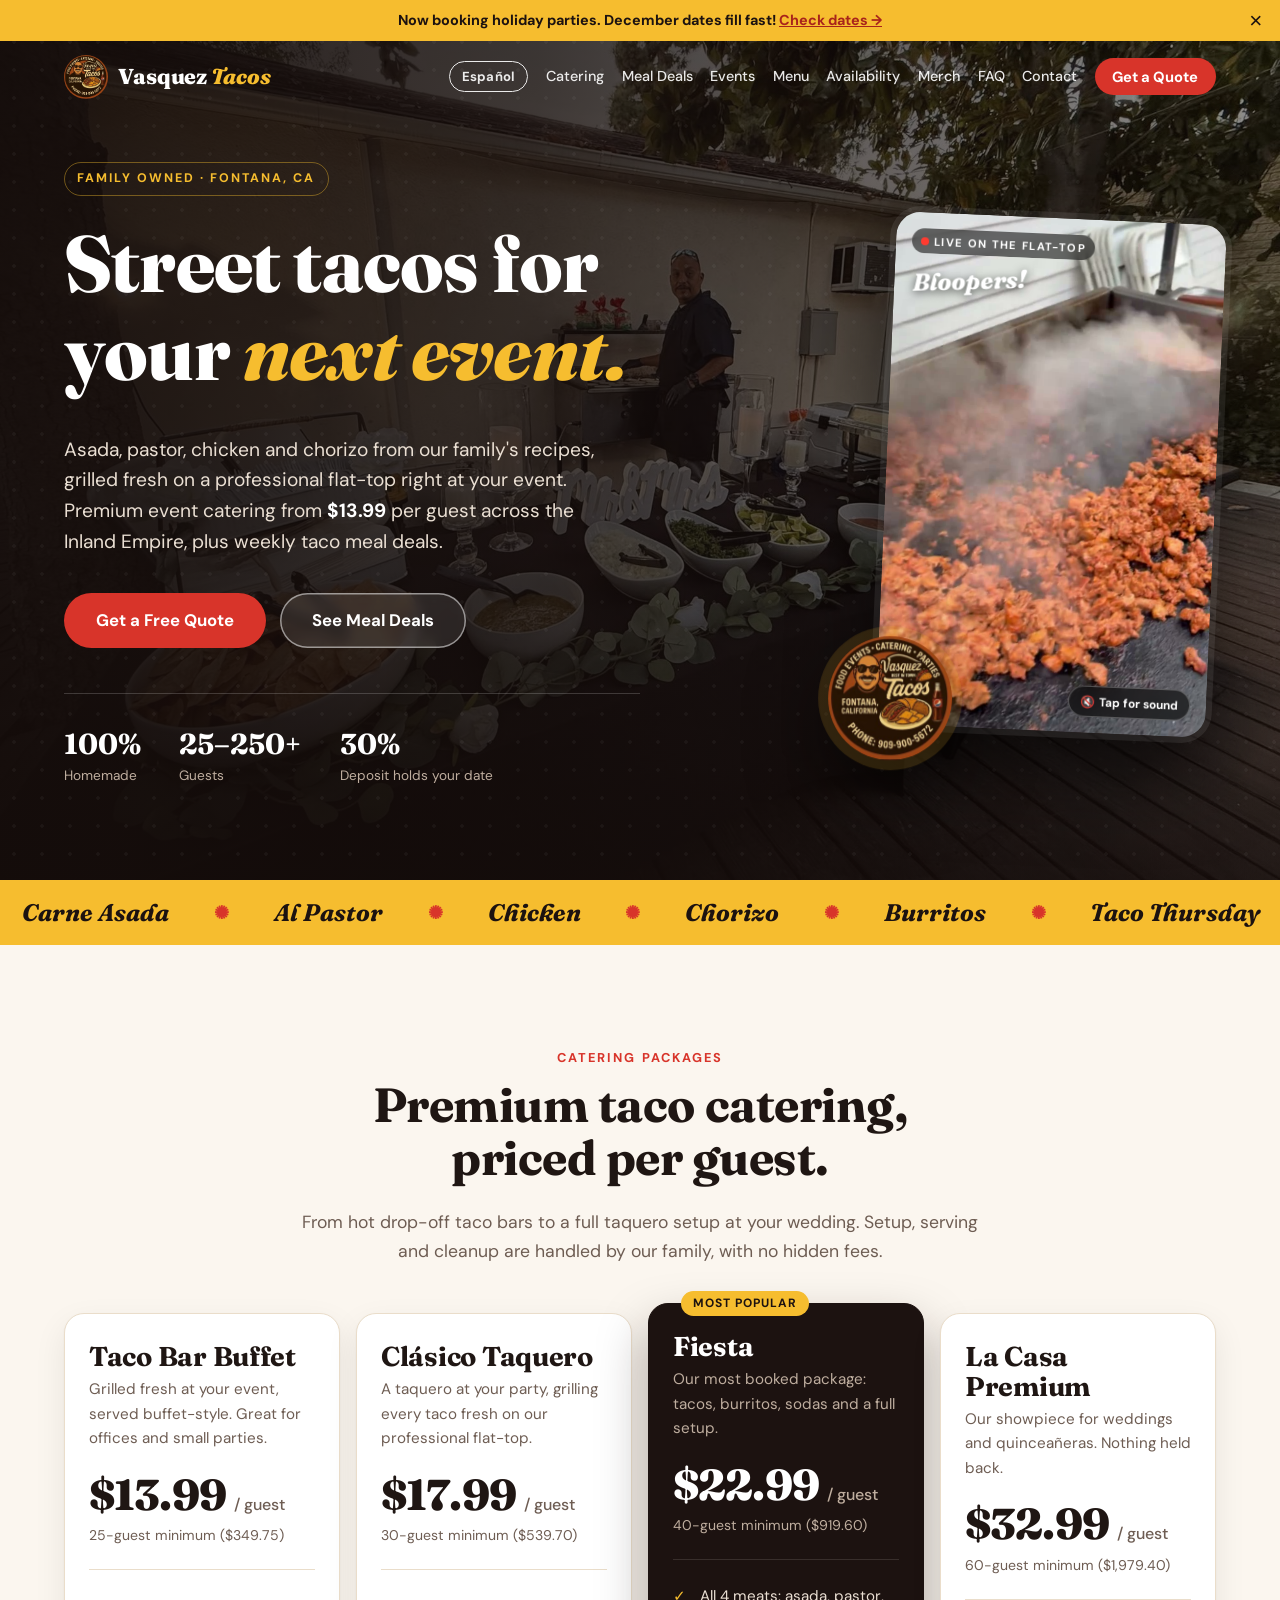
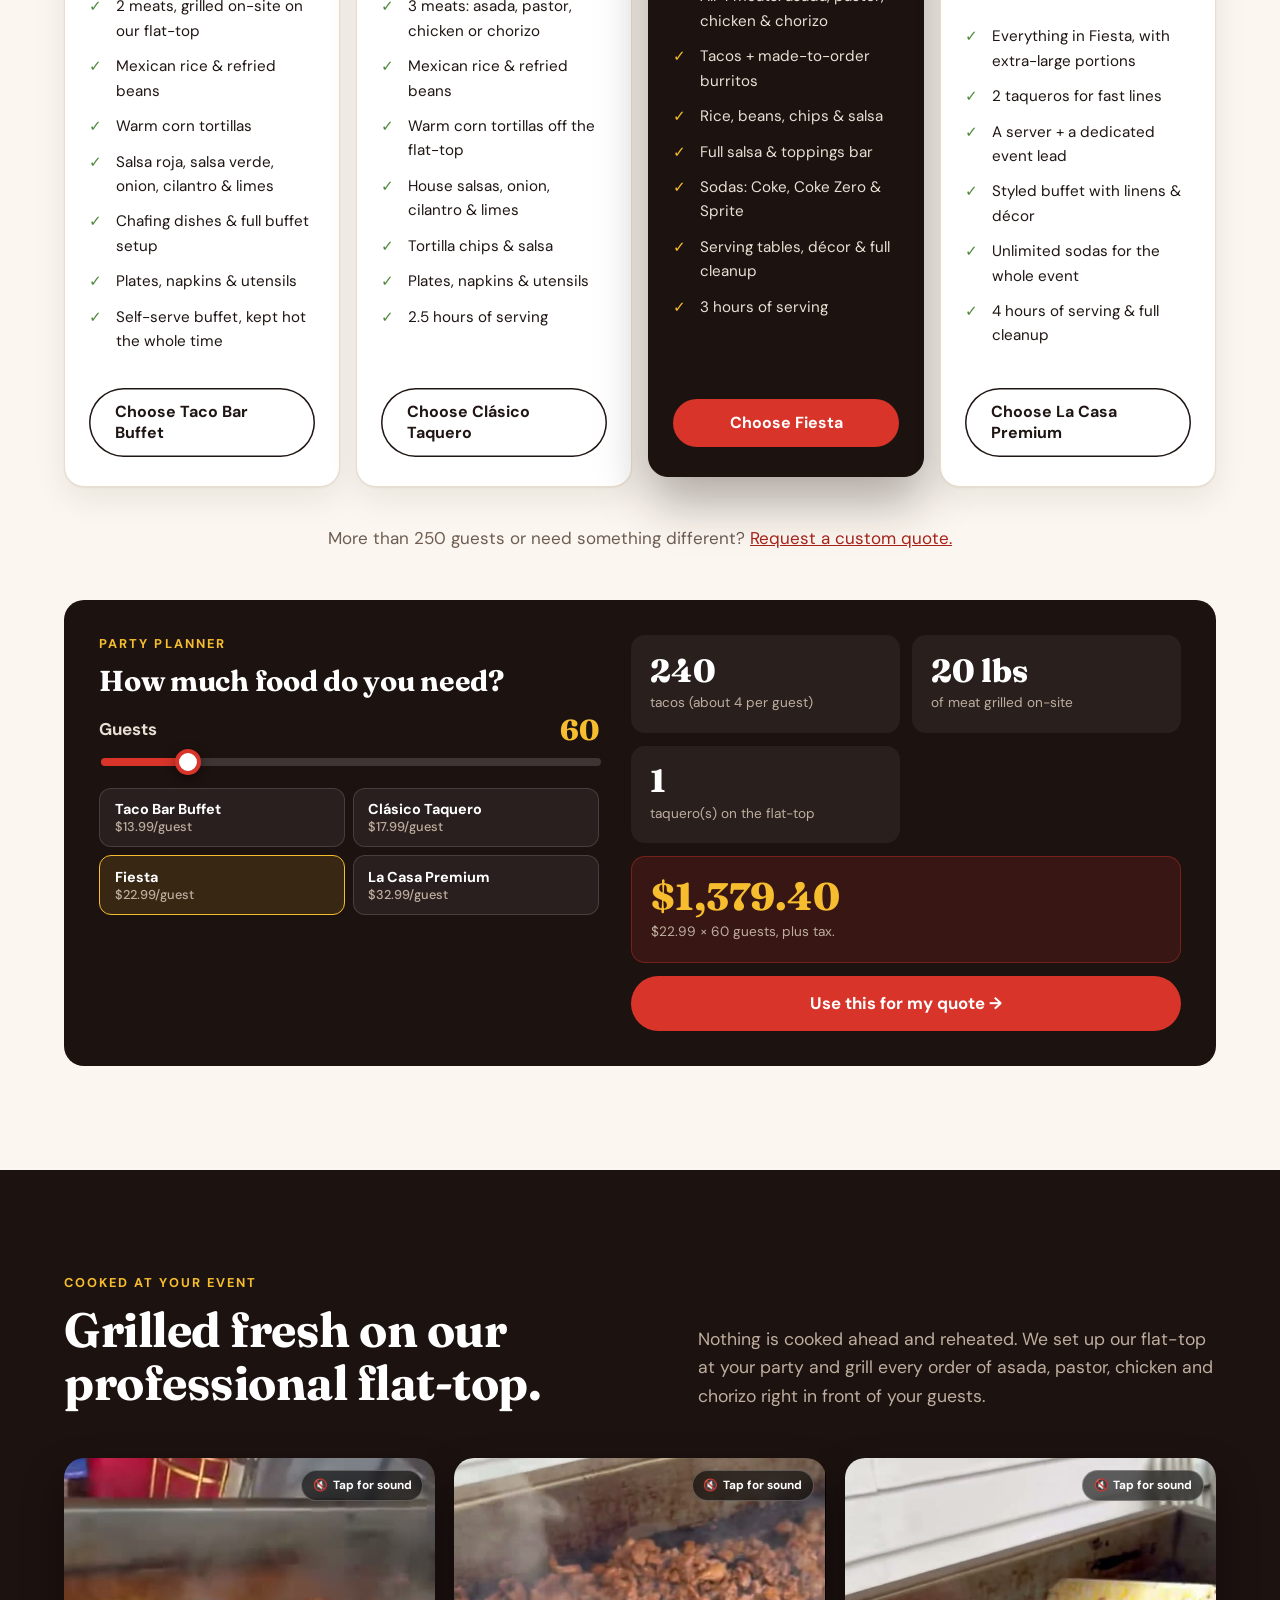
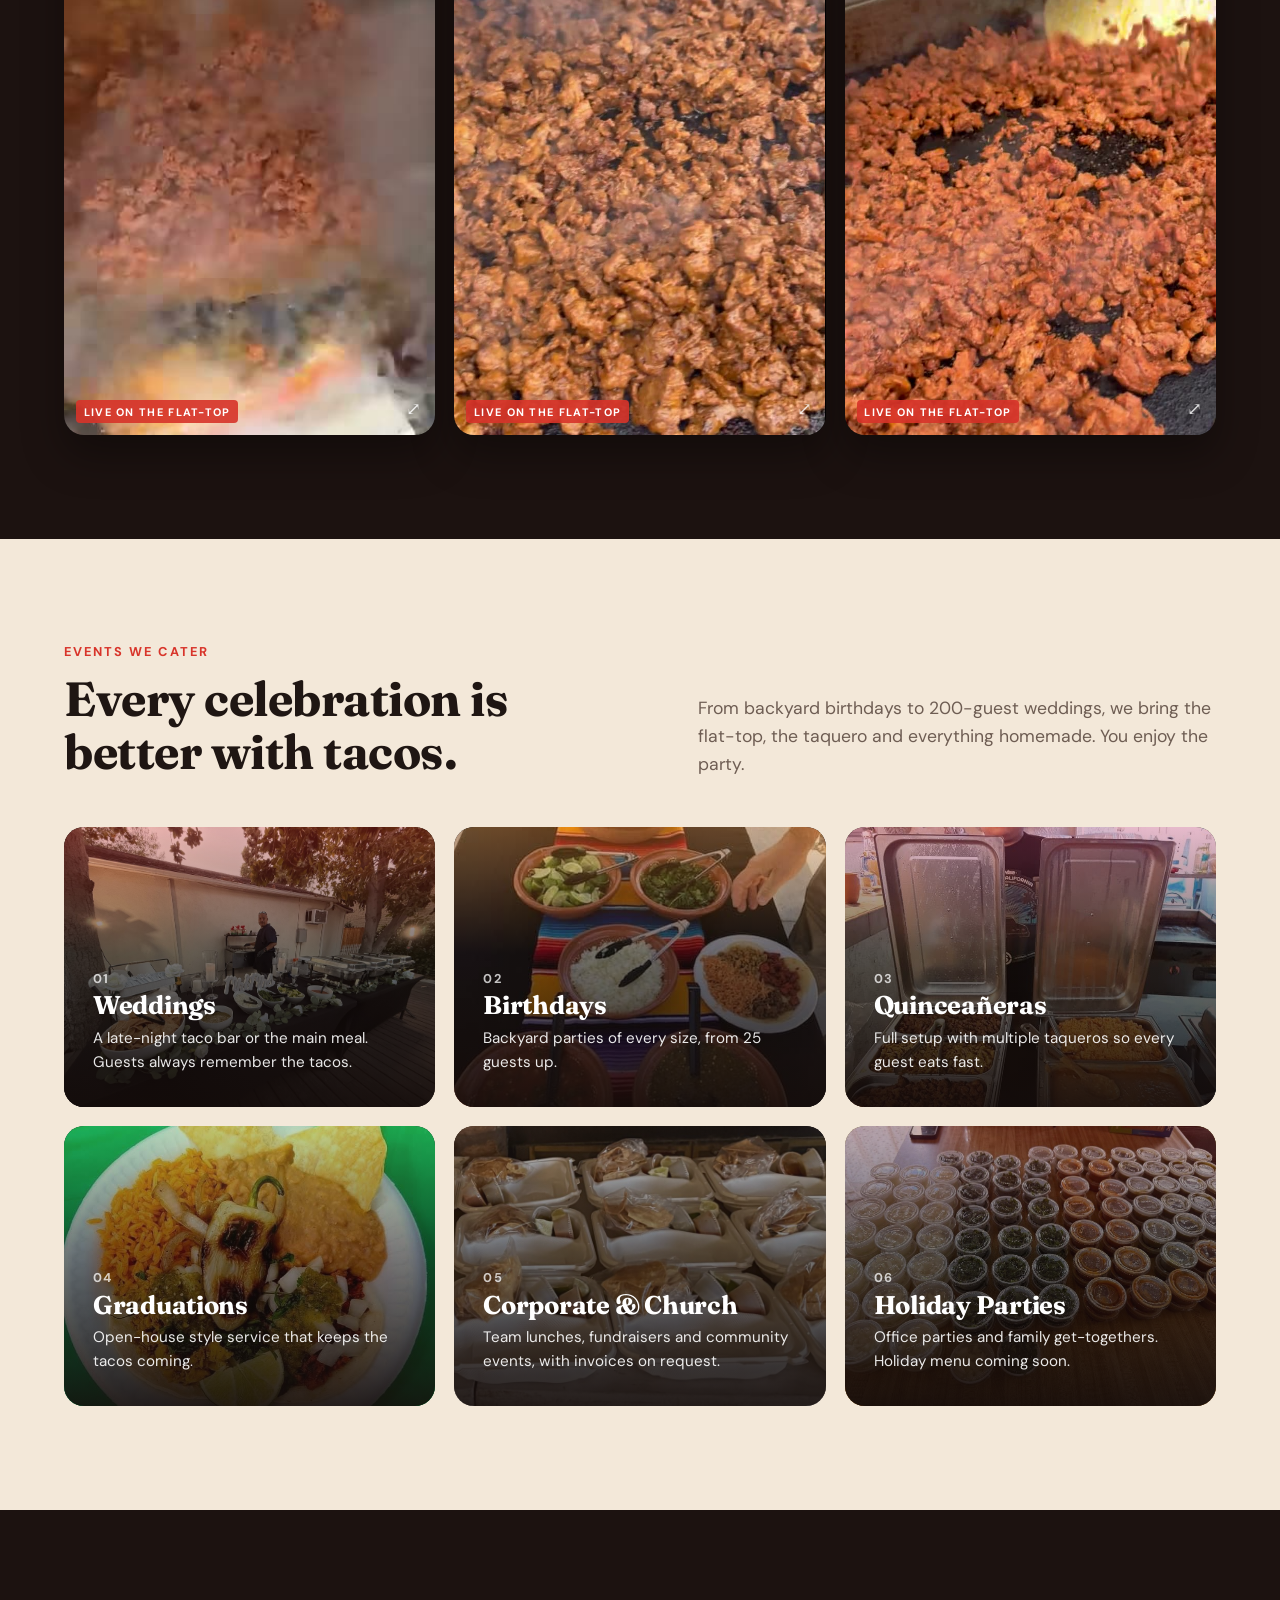
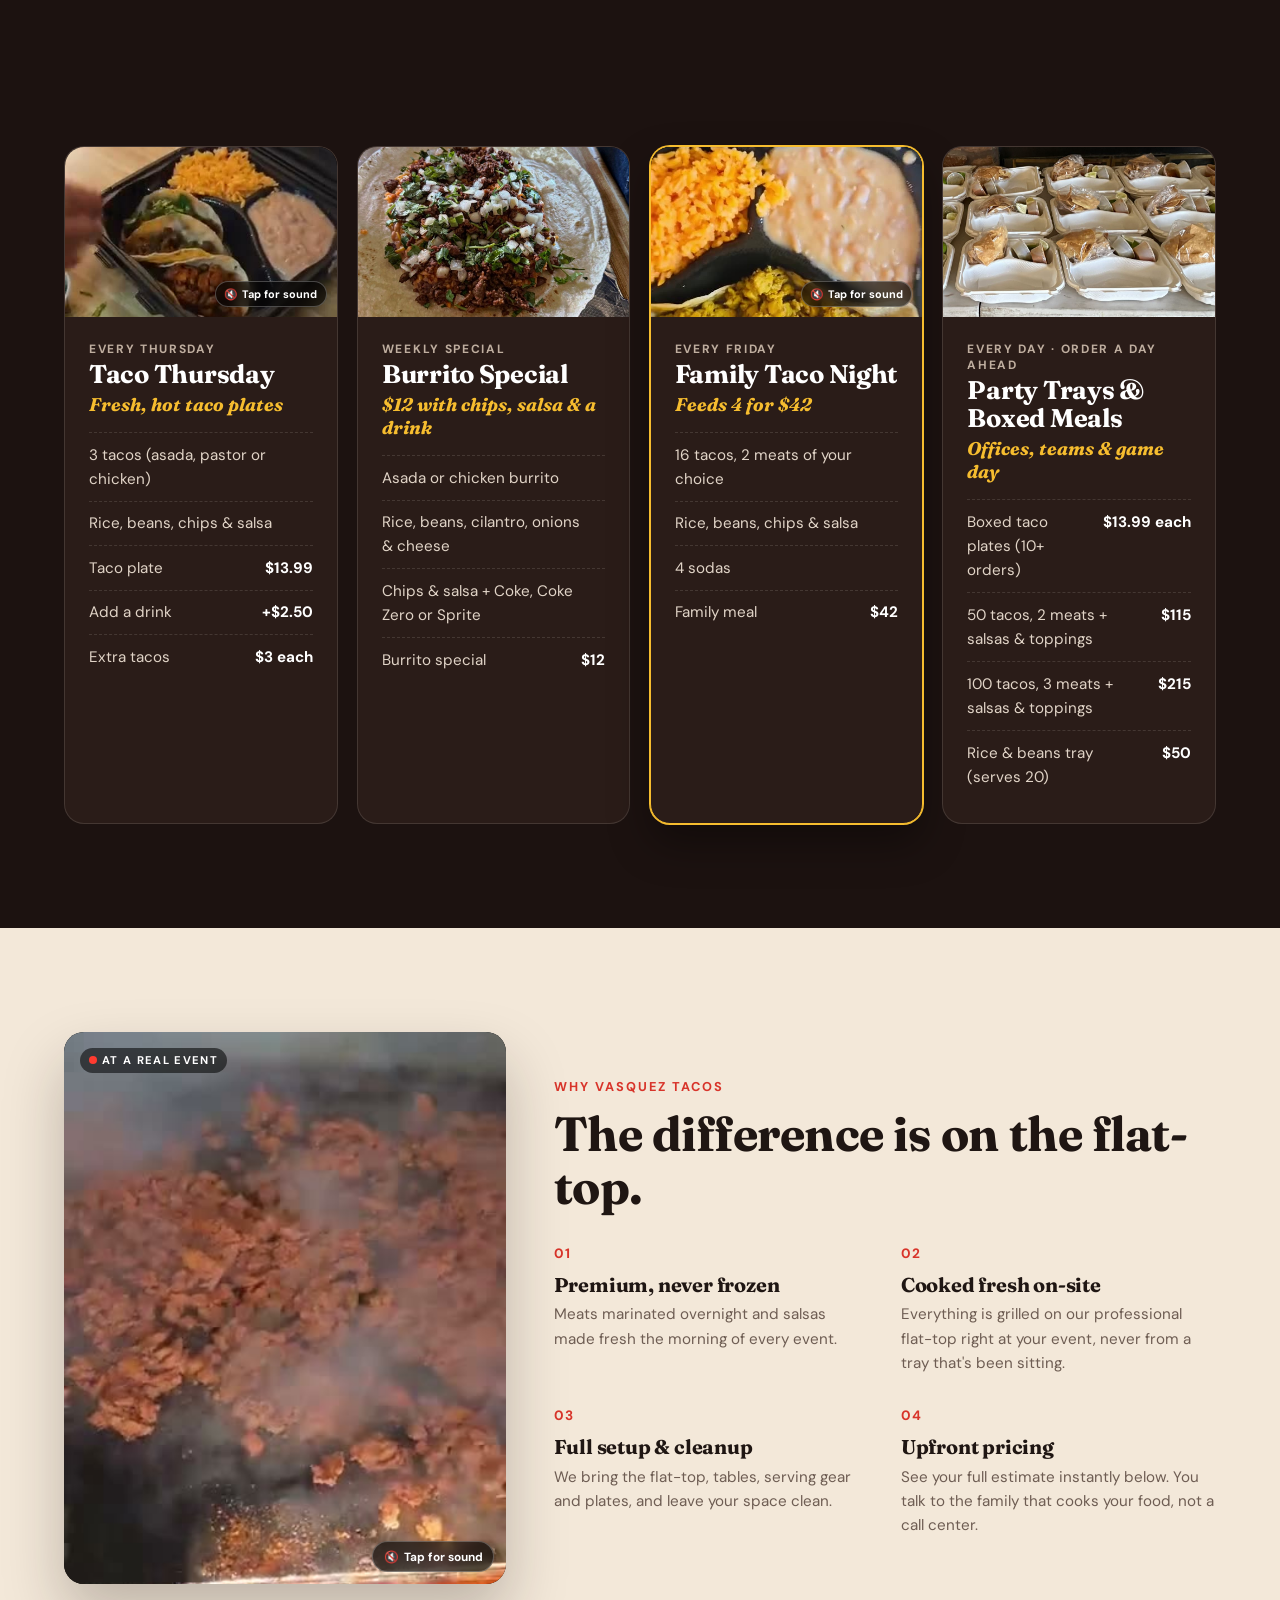
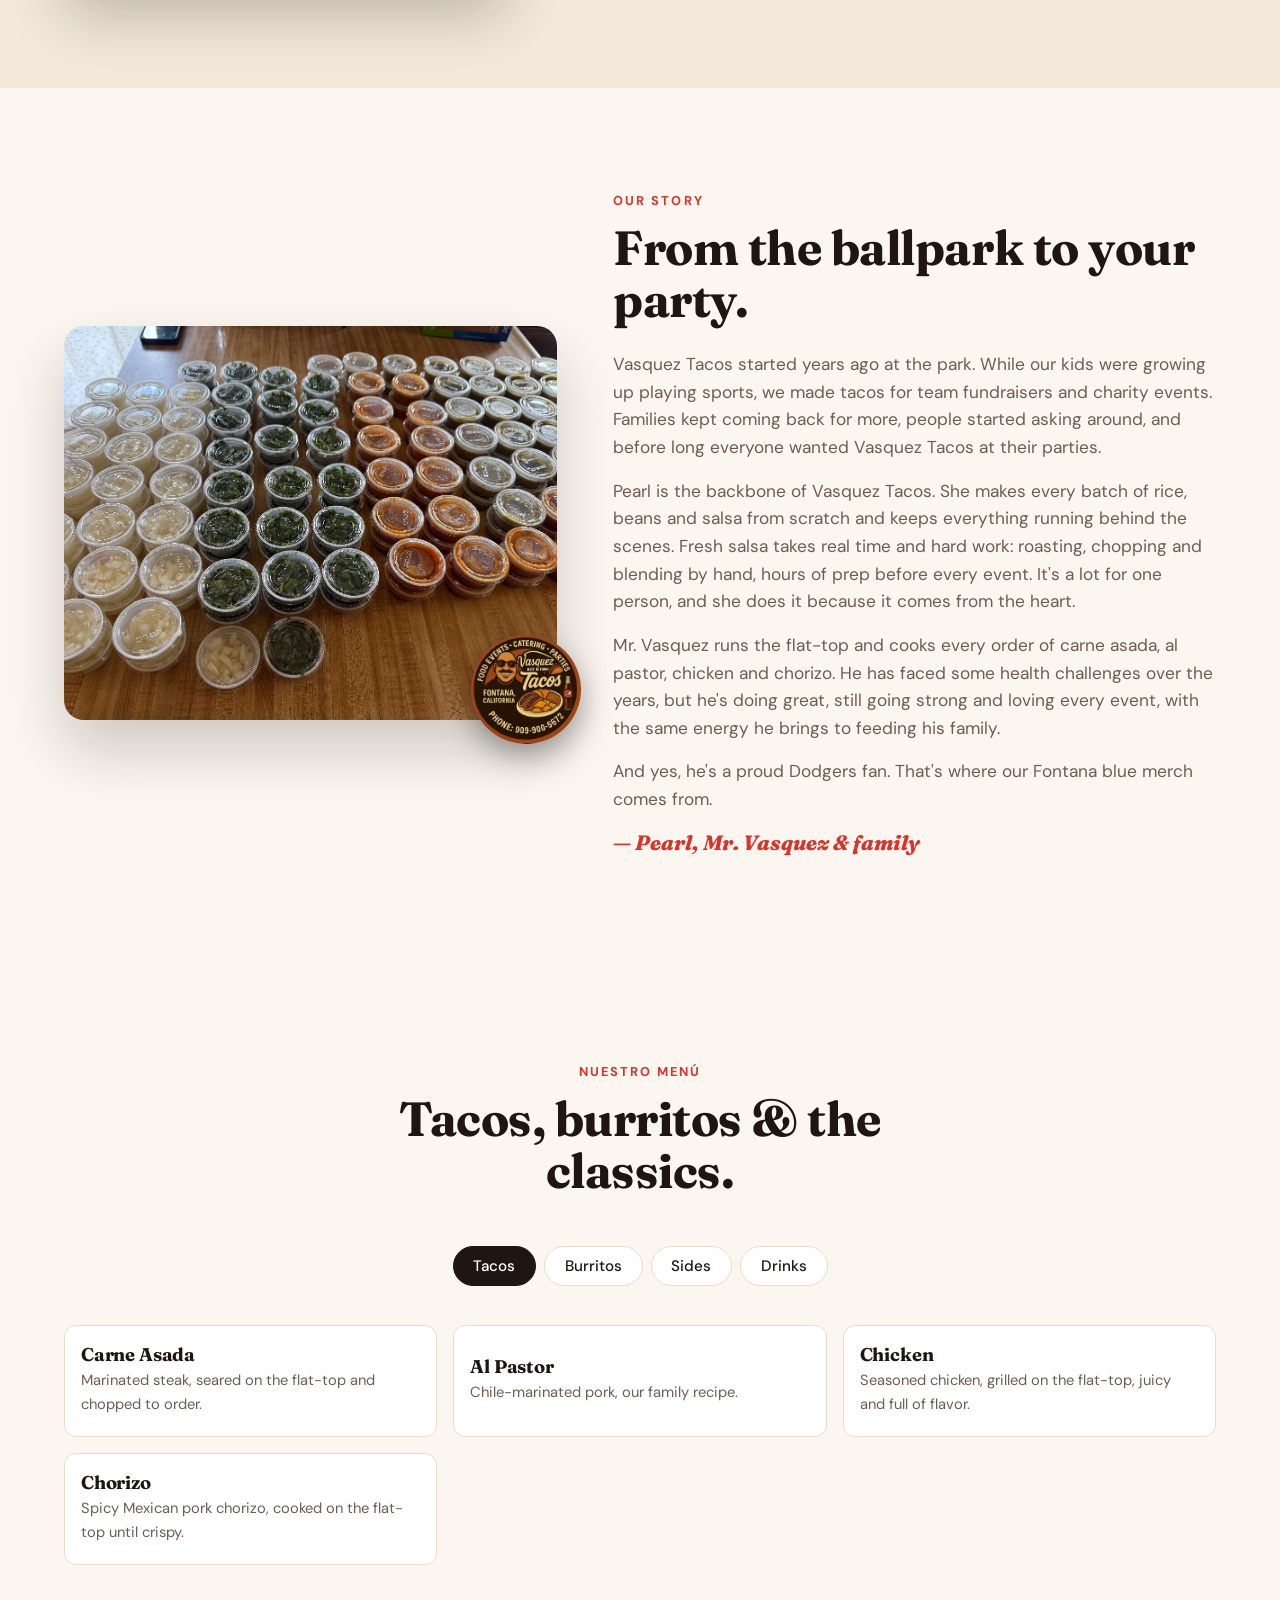
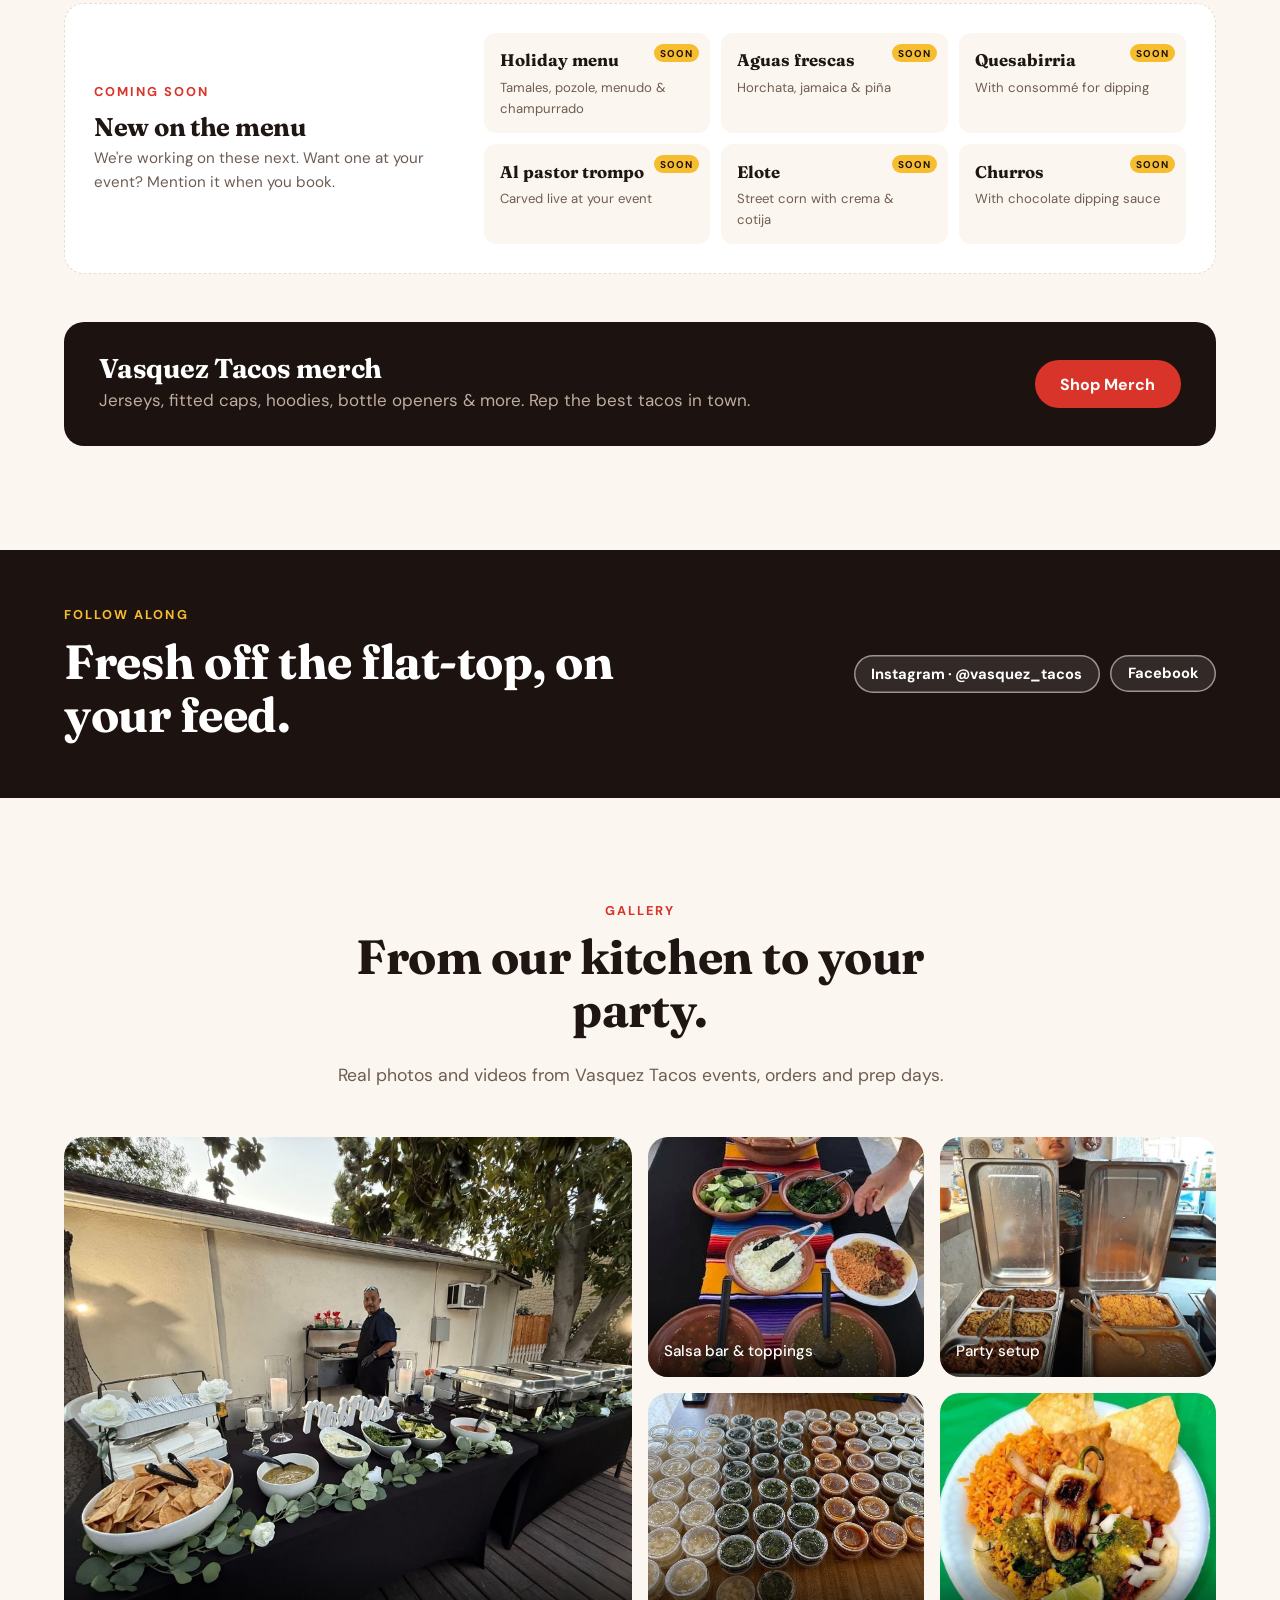
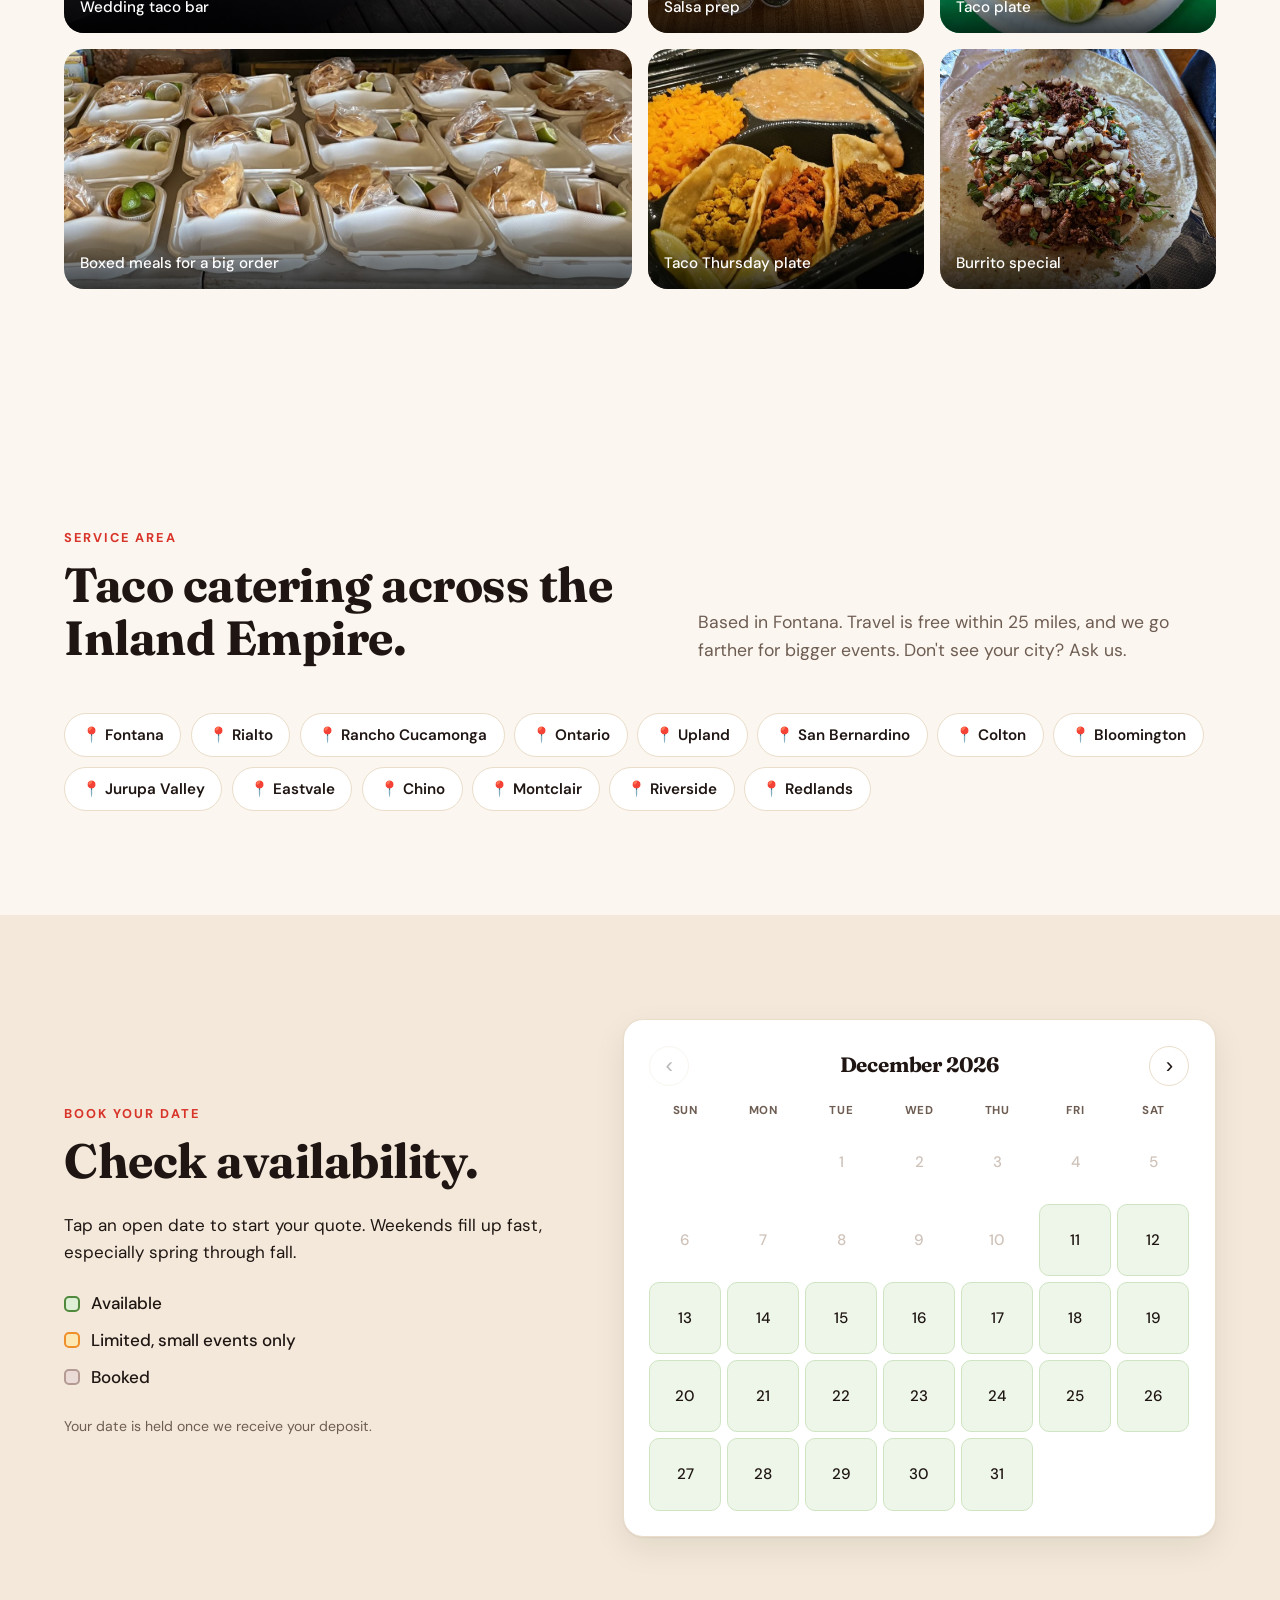
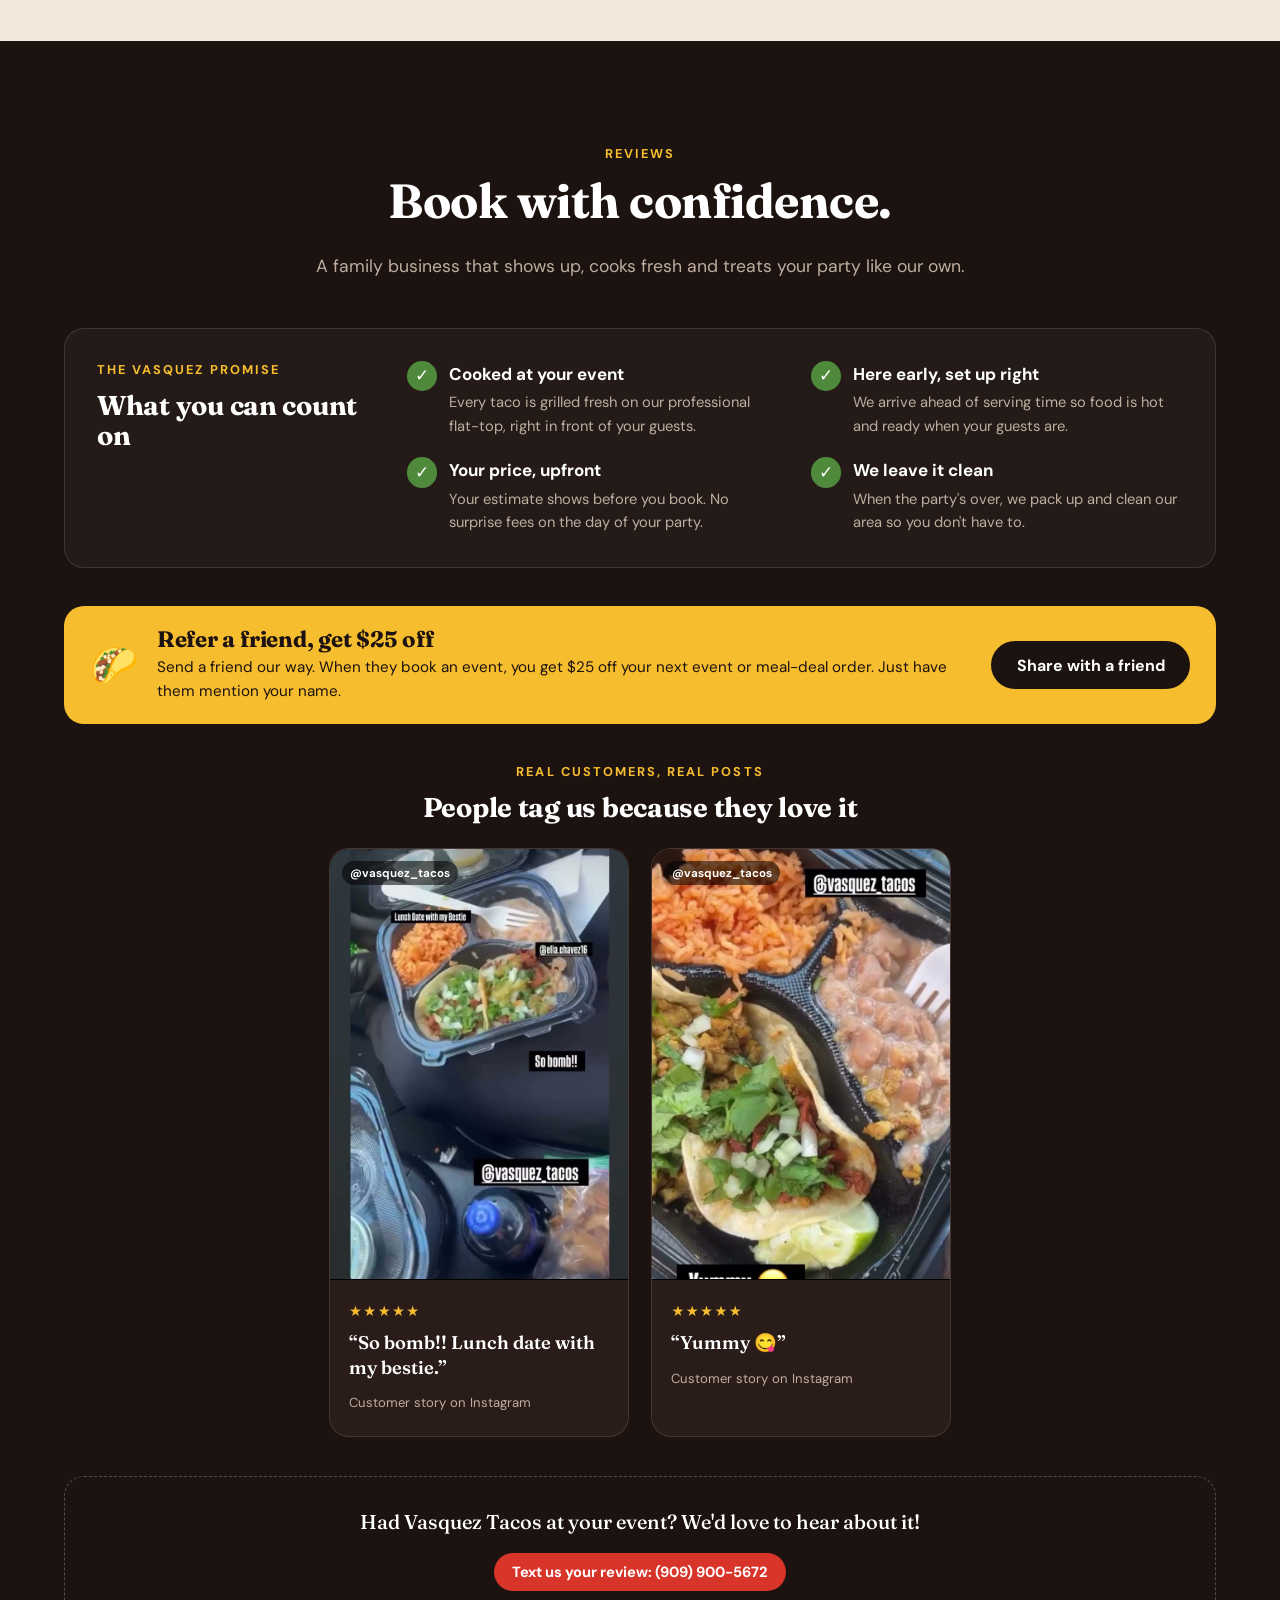
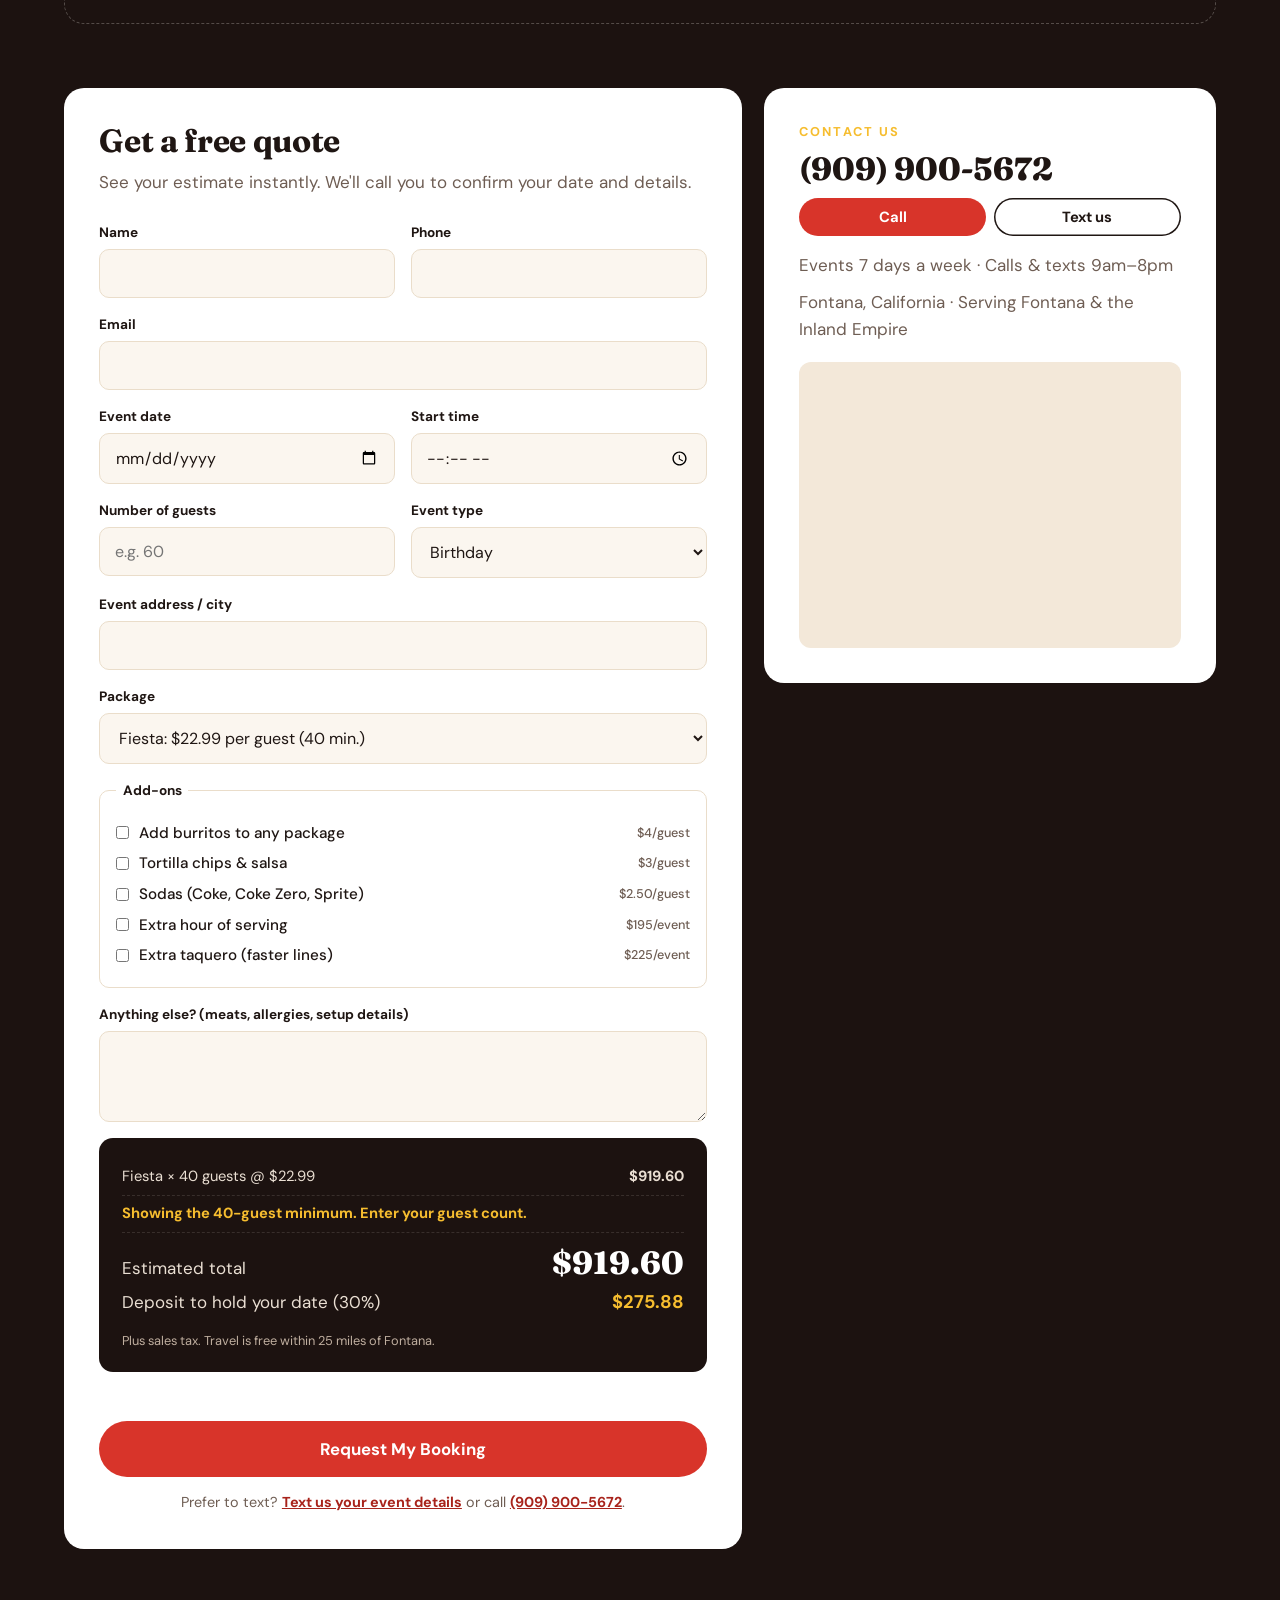
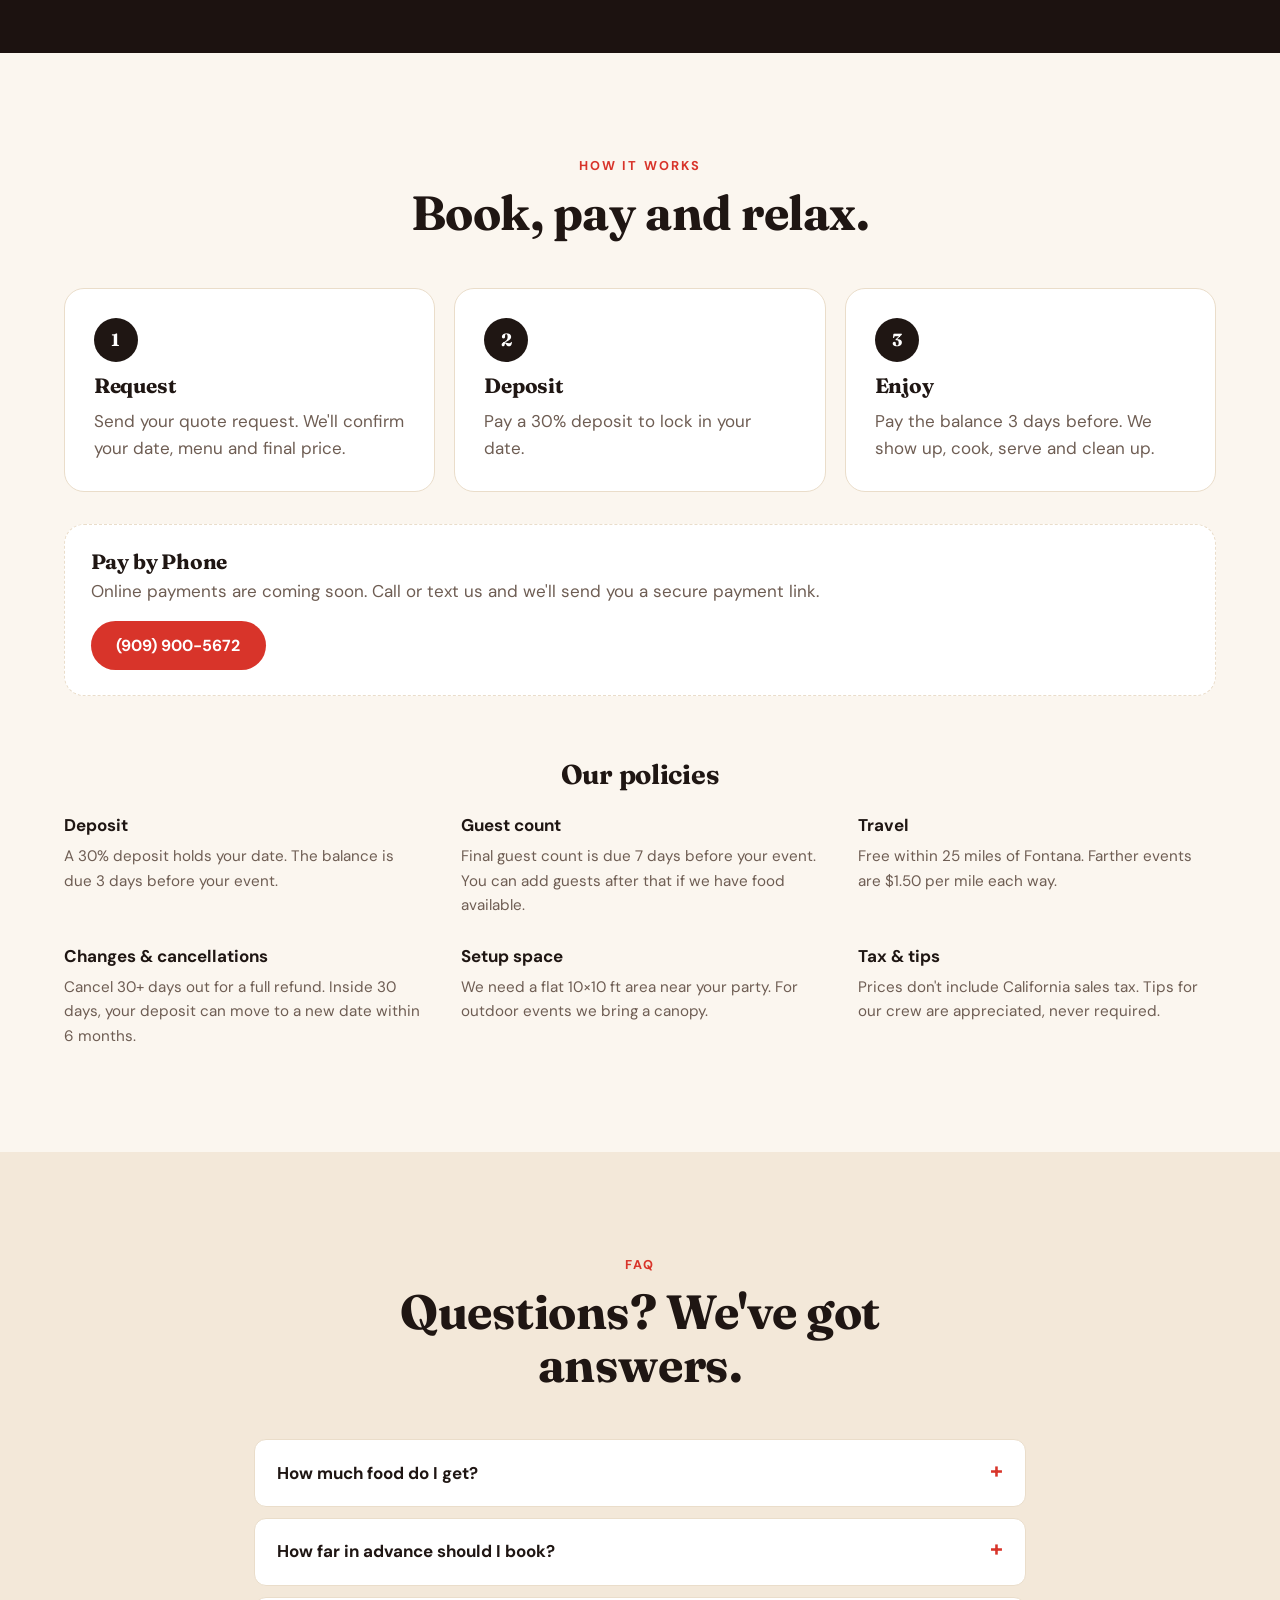
<file: index.html>
<!doctype html>
<html lang="en">
<head>
  <meta charset="utf-8">
  <meta name="viewport" content="width=device-width, initial-scale=1">
  <title>Vasquez Tacos | Taco Catering in Fontana, CA</title>
  <meta name="description" content="Vasquez Tacos is a family-owned taco catering company in Fontana, California. Premium taco catering from $13.99 per guest, plus Taco Thursday plates and burrito specials.">
  <meta name="theme-color" content="#1c1210">
  <meta property="og:type" content="website">
  <meta property="og:site_name" content="Vasquez Tacos">
  <meta property="og:title" content="Vasquez Tacos | Taco Catering in Fontana, CA">
  <meta property="og:description" content="Street tacos grilled fresh on a professional flat-top at your event. Catering from $13.99 per guest across the Inland Empire.">
  <meta property="og:url" content="https://vasquez-tacos.github.io/">
  <meta property="og:image" content="https://vasquez-tacos.github.io/images/wedding-setup.jpg">
  <meta name="twitter:card" content="summary_large_image">
  <link rel="icon" href="logo.jpg">
  <link rel="preconnect" href="https://fonts.googleapis.com">
  <link rel="preconnect" href="https://fonts.gstatic.com" crossorigin>
  <link href="https://fonts.googleapis.com/css2?family=Fraunces:ital,opsz,wght@0,9..144,500;0,9..144,700;0,9..144,800;1,9..144,700;1,9..144,800&family=DM+Sans:wght@400;500;700&display=swap" rel="stylesheet">
  <link rel="stylesheet" href="styles.css">
</head>
<body>

  <header class="nav">
    <div class="announce" hidden><p><span data-announce-text></span> <a data-announce-link></a></p><button class="announce-close" aria-label="Dismiss">&times;</button></div>
    <div class="wrap nav-inner">
      <a href="#top" class="logo">
        <img src="logo.jpg" alt="" class="logo-img" width="44" height="44">
        <span class="logo-text">Vasquez <em>Tacos</em></span>
      </a>
      <button class="nav-toggle" aria-label="Open menu" aria-expanded="false">&#9776;</button>
      <nav class="nav-links">
        <a href="#packages">Catering</a>
        <a href="#specials">Meal Deals</a>
        <a href="#events">Events</a>
        <a href="#menu">Menu</a>
        <a href="#availability">Availability</a>
        <a href="merch.html">Merch</a>
        <a href="#faq">FAQ</a>
        <a href="#contact">Contact</a>
        <a href="#quote" class="btn btn-small">Get a Quote</a>
      </nav>
    </div>
  </header>

  <main id="top">

    <!-- HERO -->
    <section class="hero">
      <div class="wrap hero-inner">
        <div>
          <p class="eyebrow">Family owned · Fontana, CA</p>
          <h1>Street tacos for your <em>next event.</em></h1>
          <p class="lead">Asada, pastor, chicken and chorizo from our family's recipes, grilled fresh on a professional flat-top right at your event. Premium event catering from <strong data-from-price></strong> per guest across the Inland Empire, plus weekly taco meal deals.</p>
          <div class="hero-cta">
            <a href="#quote" class="btn btn-lg">Get a Free Quote</a>
            <a href="#specials" class="btn btn-lg btn-ghost">See Meal Deals</a>
          </div>
          <ul class="hero-stats">
            <li><b>100%</b><span>Homemade</span></li>
            <li><b>25–250+</b><span>Guests</span></li>
            <li><b data-deposit-pct-label></b><span>Deposit holds your date</span></li>
          </ul>
          <ul class="badges"></ul>
        </div>
        <div class="hero-media">
          <video class="hero-video" src="media/flat-top-sizzle.mp4" poster="media/flat-top-sizzle.jpg" autoplay muted loop playsinline preload="metadata" aria-label="Al pastor sizzling on the Vasquez Tacos flat-top"></video>
          <span class="hero-live"><i></i>Live on the flat-top</span>
          <img src="logo.jpg" alt="Vasquez Tacos logo: Best in Town, Fontana, California" class="hero-logo" width="257" height="256">
        </div>
      </div>
    </section>

    <!-- MARQUEE -->
    <div class="marquee" aria-hidden="true">
      <div class="marquee-track">
        <span>Carne Asada</span><span>Al Pastor</span><span>Chicken</span><span>Chorizo</span><span>Burritos</span><span>Taco Thursday</span><span>Burrito Special</span><span>Chips &amp; Salsa</span><span>Taco Catering</span><span>Fontana, CA</span>
        <span>Carne Asada</span><span>Al Pastor</span><span>Chicken</span><span>Chorizo</span><span>Burritos</span><span>Taco Thursday</span><span>Burrito Special</span><span>Chips &amp; Salsa</span><span>Taco Catering</span><span>Fontana, CA</span>
      </div>
    </div>

    <!-- PACKAGES -->
    <section class="section" id="packages">
      <div class="wrap">
        <div class="section-head">
          <p class="kicker">Catering packages</p>
          <h2>Premium taco catering, priced per guest.</h2>
          <p>From hot drop-off taco bars to a full taquero setup at your wedding. Setup, serving and cleanup are handled by our family, with no hidden fees.</p>
        </div>
        <div class="packages"></div>
        <p class="packages-note">More than <span data-custom-over></span> guests or need something different? <a href="#quote">Request a custom quote.</a></p>
        <div class="planner">
          <div class="planner-controls">
            <p class="kicker">Party planner</p>
            <h3>How much food do you need?</h3>
            <label class="planner-range">Guests <output>60</output>
              <input type="range" min="25" max="250" step="5" value="60" aria-label="Number of guests">
            </label>
            <div class="planner-pkgs" role="radiogroup" aria-label="Package"></div>
          </div>
          <div class="planner-results" aria-live="polite">
            <div><b data-p="tacos"></b><span>tacos (about 4 per guest)</span></div>
            <div><b data-p="meat"></b><span>of meat grilled on-site</span></div>
            <div><b data-p="taqueros"></b><span>taquero(s) on the flat-top</span></div>
            <div class="planner-total"><b data-p="total"></b><span data-p="note"></span></div>
            <button type="button" class="btn btn-lg planner-use">Use this for my quote →</button>
          </div>
        </div>
      </div>
    </section>

    <!-- FLAT-TOP VIDEOS -->
    <section class="section dark flat-top" id="flat-top">
      <div class="wrap">
        <div class="split-head">
          <div>
            <p class="kicker">Cooked at your event</p>
            <h2>Grilled fresh on our professional flat-top.</h2>
          </div>
          <p>Nothing is cooked ahead and reheated. We set up our flat-top at your party and grill every order of asada, pastor, chicken and chorizo right in front of your guests.</p>
        </div>
        <div class="flat-top-videos"></div>
      </div>
    </section>

    <!-- EVENTS -->
    <section class="section alt" id="events">
      <div class="wrap">
        <div class="split-head">
          <div>
            <p class="kicker">Events we cater</p>
            <h2>Every celebration is better with tacos.</h2>
          </div>
          <p>From backyard birthdays to 200-guest weddings, we bring the flat-top, the taquero and everything homemade. You enjoy the party.</p>
        </div>
        <div class="events">
          <article class="event-card c1" style="--bg: url(images/wedding-setup.jpg)"><span>01</span><h3>Weddings</h3><p>A late-night taco bar or the main meal. Guests always remember the tacos.</p></article>
          <article class="event-card c2" style="--bg: url(images/salsa-bar.jpg)"><video class="event-video" data-loop data-nosound muted loop playsinline preload="none" aria-hidden="true"></video><span>02</span><h3>Birthdays</h3><p>Backyard parties of every size, from 25 guests up.</p></article>
          <article class="event-card c3" style="--bg: url(images/chafing-trays.jpg)"><span>03</span><h3>Quinceañeras</h3><p>Full setup with multiple taqueros so every guest eats fast.</p></article>
          <article class="event-card c4" style="--bg: url(images/taco-plate.jpg)"><span>04</span><h3>Graduations</h3><p>Open-house style service that keeps the tacos coming.</p></article>
          <article class="event-card c5" style="--bg: url(images/boxed-meals.jpg)"><span>05</span><h3>Corporate &amp; Church</h3><p>Team lunches, fundraisers and community events, with invoices on request.</p></article>
          <article class="event-card c6 holiday-event" style="--bg: url(images/salsa-prep.jpg)"><span>06</span><h3>Holiday Parties</h3><p>Office parties and family get-togethers. Holiday menu coming soon.</p></article>
        </div>

        <article class="holiday" hidden>
          <div class="holiday-head">
            <p class="kicker">Holiday events only</p>
            <h3 class="holiday-title"></h3>
            <p class="holiday-note"></p>
          </div>
          <dl class="price-list holiday-list"></dl>
        </article>
      </div>
    </section>

    <!-- MEAL DEALS -->
    <section class="section dark" id="specials">
      <div class="wrap">
        <div class="split-head">
          <div>
            <p class="kicker">Meal deals</p>
            <h2>Tacos all week long.</h2>
          </div>
          <p data-pickup></p>
        </div>
        <div class="specials"></div>
      </div>
    </section>

    <!-- WHY CHOOSE -->
    <section class="section alt">
      <div class="wrap why-split">
        <div class="why-media">
          <video class="why-video" data-loop muted loop playsinline preload="none" aria-label="Meat hitting the flat-top at a Vasquez Tacos event"></video>
          <span class="hero-live"><i></i>At a real event</span>
        </div>
        <div>
          <p class="kicker">Why Vasquez Tacos</p>
          <h2>The difference is on the flat-top.</h2>
      <div class="why">
        <div class="why-item"><b>01</b><h3>Premium, never frozen</h3><p>Meats marinated overnight and salsas made fresh the morning of every event.</p></div>
        <div class="why-item"><b>02</b><h3>Cooked fresh on-site</h3><p>Everything is grilled on our professional flat-top right at your event, never from a tray that's been sitting.</p></div>
        <div class="why-item"><b>03</b><h3>Full setup &amp; cleanup</h3><p>We bring the flat-top, tables, serving gear and plates, and leave your space clean.</p></div>
        <div class="why-item"><b>04</b><h3>Upfront pricing</h3><p>See your full estimate instantly below. You talk to the family that cooks your food, not a call center.</p></div>
      </div>
        </div>
      </div>
    </section>

    <!-- ABOUT -->
    <section class="section about" id="about">
      <div class="wrap about-grid">
        <div class="about-photo"><img data-about-photo alt="" loading="lazy"><img src="logo.jpg" class="about-badge" alt=""></div>
        <div>
          <p class="kicker">Our story</p>
          <h2 data-about-title></h2>
          <div class="about-text"></div>
          <p class="about-sign" data-about-sign></p>
        </div>
      </div>
    </section>
    <!-- MENU -->
    <section class="section" id="menu">
      <div class="wrap">
        <div class="section-head">
          <p class="kicker">Nuestro menú</p>
          <h2>Tacos, burritos &amp; the classics.</h2>
        </div>
        <div class="menu-tabs" role="tablist"></div>
        <div class="menu-grid"></div>

        <div class="coming-soon" hidden>
          <div class="cs-head">
            <p class="kicker">Coming soon</p>
            <h3>New on the menu</h3>
            <p>We're working on these next. Want one at your event? Mention it when you book.</p>
          </div>
          <ul class="cs-list"></ul>
        </div>
        <div class="merch-teaser">
          <div><h3>Vasquez Tacos merch</h3><p>Jerseys, fitted caps, hoodies, bottle openers &amp; more. Rep the best tacos in town.</p></div>
          <a href="merch.html" class="btn">Shop Merch</a>
        </div>
      </div>
    </section>

    <!-- SOCIAL CLIPS -->
    <section class="section dark" id="social" hidden>
      <div class="wrap">
        <div class="split-head">
          <div>
            <p class="kicker">Follow along</p>
            <h2>Fresh off the flat-top, on your feed.</h2>
          </div>
          <div class="follow"></div>
        </div>
        <div class="clips"></div>
      </div>
    </section>

    <!-- GALLERY -->
    <section class="section" id="gallery" hidden>
      <div class="wrap">
        <div class="section-head">
          <p class="kicker">Gallery</p>
          <h2>From our kitchen to your party.</h2>
          <p>Real photos and videos from Vasquez Tacos events, orders and prep days.</p>
        </div>
        <div class="gallery"></div>
        <div class="gallery-more-wrap"><button class="btn btn-outline gallery-more" hidden></button></div>
      </div>
    </section>

    <!-- CITIES -->
    <section class="section cities-section" id="service-area">
      <div class="wrap">
        <div class="split-head">
          <div>
            <p class="kicker">Service area</p>
            <h2>Taco catering across the Inland Empire.</h2>
          </div>
          <p>Based in Fontana. Travel is free within 25 miles, and we go farther for bigger events. Don't see your city? Ask us.</p>
        </div>
        <ul class="cities"></ul>
      </div>
    </section>
    <!-- AVAILABILITY -->
    <section class="section alt" id="availability">
      <div class="wrap avail-grid">
        <div>
          <p class="kicker">Book your date</p>
          <h2>Check availability.</h2>
          <p>Tap an open date to start your quote. Weekends fill up fast, especially spring through fall.</p>
          <ul class="legend">
            <li><i class="dot open"></i>Available</li>
            <li><i class="dot limited"></i>Limited, small events only</li>
            <li><i class="dot booked"></i>Booked</li>
          </ul>
          <p class="fine">Your date is held once we receive your deposit.</p>
          <p class="cal-live" hidden></p>
        </div>
        <div class="calendar" aria-live="polite">
          <div class="cal-head">
            <button class="cal-nav" data-dir="-1" aria-label="Previous month">&#8249;</button>
            <h3 class="cal-title"></h3>
            <button class="cal-nav" data-dir="1" aria-label="Next month">&#8250;</button>
          </div>
          <div class="cal-days"><span>Sun</span><span>Mon</span><span>Tue</span><span>Wed</span><span>Thu</span><span>Fri</span><span>Sat</span></div>
          <div class="cal-grid"></div>
        </div>
      </div>
    </section>

    <!-- REVIEWS + QUOTE + CONTACT -->
    <section class="section dark" id="reviews">
      <div class="wrap">
        <div class="section-head">
          <p class="kicker">Reviews</p>
          <h2>Book with confidence.</h2>
          <p>A family business that shows up, cooks fresh and treats your party like our own.</p>
        </div>

        <div class="promise">
          <div class="promise-head">
            <p class="kicker">The Vasquez promise</p>
            <h3>What you can count on</h3>
          </div>
          <ul class="promise-list"></ul>
        </div>

        <div class="referral" hidden>
          <span class="referral-icon" aria-hidden="true">🌮</span>
          <div><h3 data-ref-title></h3><p data-ref-text></p></div>
          <a class="btn referral-btn" data-ref-share>Share with a friend</a>
        </div>
        <div class="posts" hidden>
          <div class="posts-head">
            <p class="kicker">Real customers, real posts</p>
            <h3>People tag us because they love it</h3>
          </div>
          <div class="posts-grid"></div>
        </div>

        <div class="reviews"></div>

        <div class="quote-grid" id="quote">
          <form class="card book-form" novalidate>
            <h2>Get a free quote</h2>
            <p class="form-sub">See your estimate instantly. We'll call you to confirm your date and details.</p>

            <div class="row">
              <label>Name<input name="name" required autocomplete="name"></label>
              <label>Phone<input name="phone" type="tel" required autocomplete="tel" inputmode="tel"></label>
            </div>
            <label>Email<input name="email" type="email" required autocomplete="email"></label>
            <div class="row">
              <label>Event date<input name="date" type="date" required></label>
              <label>Start time<input name="time" type="time"></label>
            </div>
            <div class="row">
              <label>Number of guests<input name="guests" type="number" min="1" step="1" required inputmode="numeric" placeholder="e.g. 60"></label>
              <label>Event type
                <select name="eventType">
                  <option>Birthday</option><option>Wedding</option><option>Quinceañera</option>
                  <option>Graduation</option><option>Baptism</option><option>Corporate</option>
                  <option>Church / Community</option><option>Holiday Party</option><option>Other</option>
                </select>
              </label>
            </div>
            <label>Event address / city<input name="location" required></label>
            <label>Package<select name="package"></select></label>

            <fieldset class="addons"><legend>Add-ons</legend></fieldset>

            <label>Anything else? (meats, allergies, setup details)<textarea name="notes" rows="3"></textarea></label>

            <div class="estimate" aria-live="polite">
              <dl class="quote-lines"></dl>
              <div class="quote-total"><span>Estimated total</span><strong data-total>$0</strong></div>
              <div class="quote-deposit"><span>Deposit to hold your date (<span data-deposit-pct></span>%)</span><strong data-deposit>$0</strong></div>
              <p class="estimate-fine">Plus sales tax. Travel is free within 25 miles of Fontana.</p>
            </div>

            <p class="form-msg" role="status"></p>
            <button class="btn btn-full btn-lg" type="submit">Request My Booking</button>
            <p class="form-alt">Prefer to text? <a data-sms>Text us your event details</a> or call <a data-phone></a>.</p>
          </form>

          <aside class="card contact" id="contact">
            <p class="kicker">Contact us</p>
            <p class="contact-phone"><a data-phone></a></p>
            <div class="contact-actions">
              <a data-phone class="btn btn-small">Call</a>
              <a data-sms class="btn btn-small btn-outline">Text us</a>
            </div>
            <p><a data-email></a></p>
            <p data-hours></p>
            <p data-area></p>
            <div class="map">
              <iframe data-map title="Map of Vasquez Tacos location" loading="lazy" referrerpolicy="no-referrer-when-downgrade"
                src="https://www.google.com/maps?q=Fontana,+CA&z=12&output=embed"></iframe>
            </div>
          </aside>
        </div>
      </div>
    </section>

    <!-- HOW IT WORKS + PAYMENTS -->
    <section class="section" id="pay">
      <div class="wrap">
        <div class="section-head">
          <p class="kicker">How it works</p>
          <h2>Book, pay and relax.</h2>
        </div>
        <div class="pay-steps">
          <div class="step"><b>1</b><h3>Request</h3><p>Send your quote request. We'll confirm your date, menu and final price.</p></div>
          <div class="step"><b>2</b><h3>Deposit</h3><p>Pay a <span data-deposit-pct></span>% deposit to lock in your date.</p></div>
          <div class="step"><b>3</b><h3>Enjoy</h3><p>Pay the balance 3 days before. We show up, cook, serve and clean up.</p></div>
        </div>
        <div class="pay-options"></div>

        <h3 class="policies-title">Our policies</h3>
        <dl class="policies"></dl>
      </div>
    </section>

    <!-- FAQ -->
    <section class="section alt" id="faq">
      <div class="wrap narrow">
        <div class="section-head"><p class="kicker">FAQ</p><h2>Questions? We've got answers.</h2></div>
        <div class="faq-list"></div>
      </div>
    </section>

    <!-- CTA -->
    <section class="cta-band">
      <div class="wrap">
        <h2>Let's make your party one to remember.</h2>
        <div class="hero-cta">
          <a href="#quote" class="btn btn-lg">Get a Free Quote</a>
          <a data-phone class="btn btn-lg btn-ghost"></a>
        </div>
      </div>
    </section>

  </main>

  <!-- Mobile quick-action bar -->
  <nav class="mobile-bar" aria-label="Quick actions">
    <a data-phone class="mb-call" aria-label="Call us">Call</a>
    <a data-sms class="mb-text" aria-label="Text us">Text</a>
    <a href="#quote" class="btn mb-book">Book Now</a>
  </nav>

  <footer class="footer">
    <div class="wrap footer-grid">
      <div>
        <img src="logo.jpg" alt="" class="footer-logo" width="88" height="88">
        <p class="logo-text">Vasquez <em>Tacos</em></p>
        <p class="footer-tag">Best in Town · Food Events · Catering · Parties</p>
        <p>Family-owned Mexican taco catering in Fontana, California.</p>
      </div>
      <div>
        <h4>Visit</h4>
        <p><a href="#specials">Weekly specials</a><br><a href="#packages">Catering packages</a><br><a href="#menu">Menu</a><br><a href="merch.html">Merch</a><br><a href="flyer.html">Printable flyer</a><br><a href="#pay">Payments</a></p>
      </div>
      <div>
        <h4>Contact</h4>
        <p><a data-phone></a><br><a data-email></a></p>
        <h4>Follow</h4>
        <p class="socials"></p>
      </div>
    </div>
    <div class="wrap">
      <details class="credits">
        <summary>Photo credits</summary>
        <ul></ul>
      </details>
      <p class="copyright">&copy; <span data-year></span> Vasquez Tacos. Made from scratch, served with love.</p>
    </div>
  </footer>

  <script src="config.js"></script>
  <script src="script.js"></script>
  <script src="i18n.js"></script>
</body>
</html>
</file>
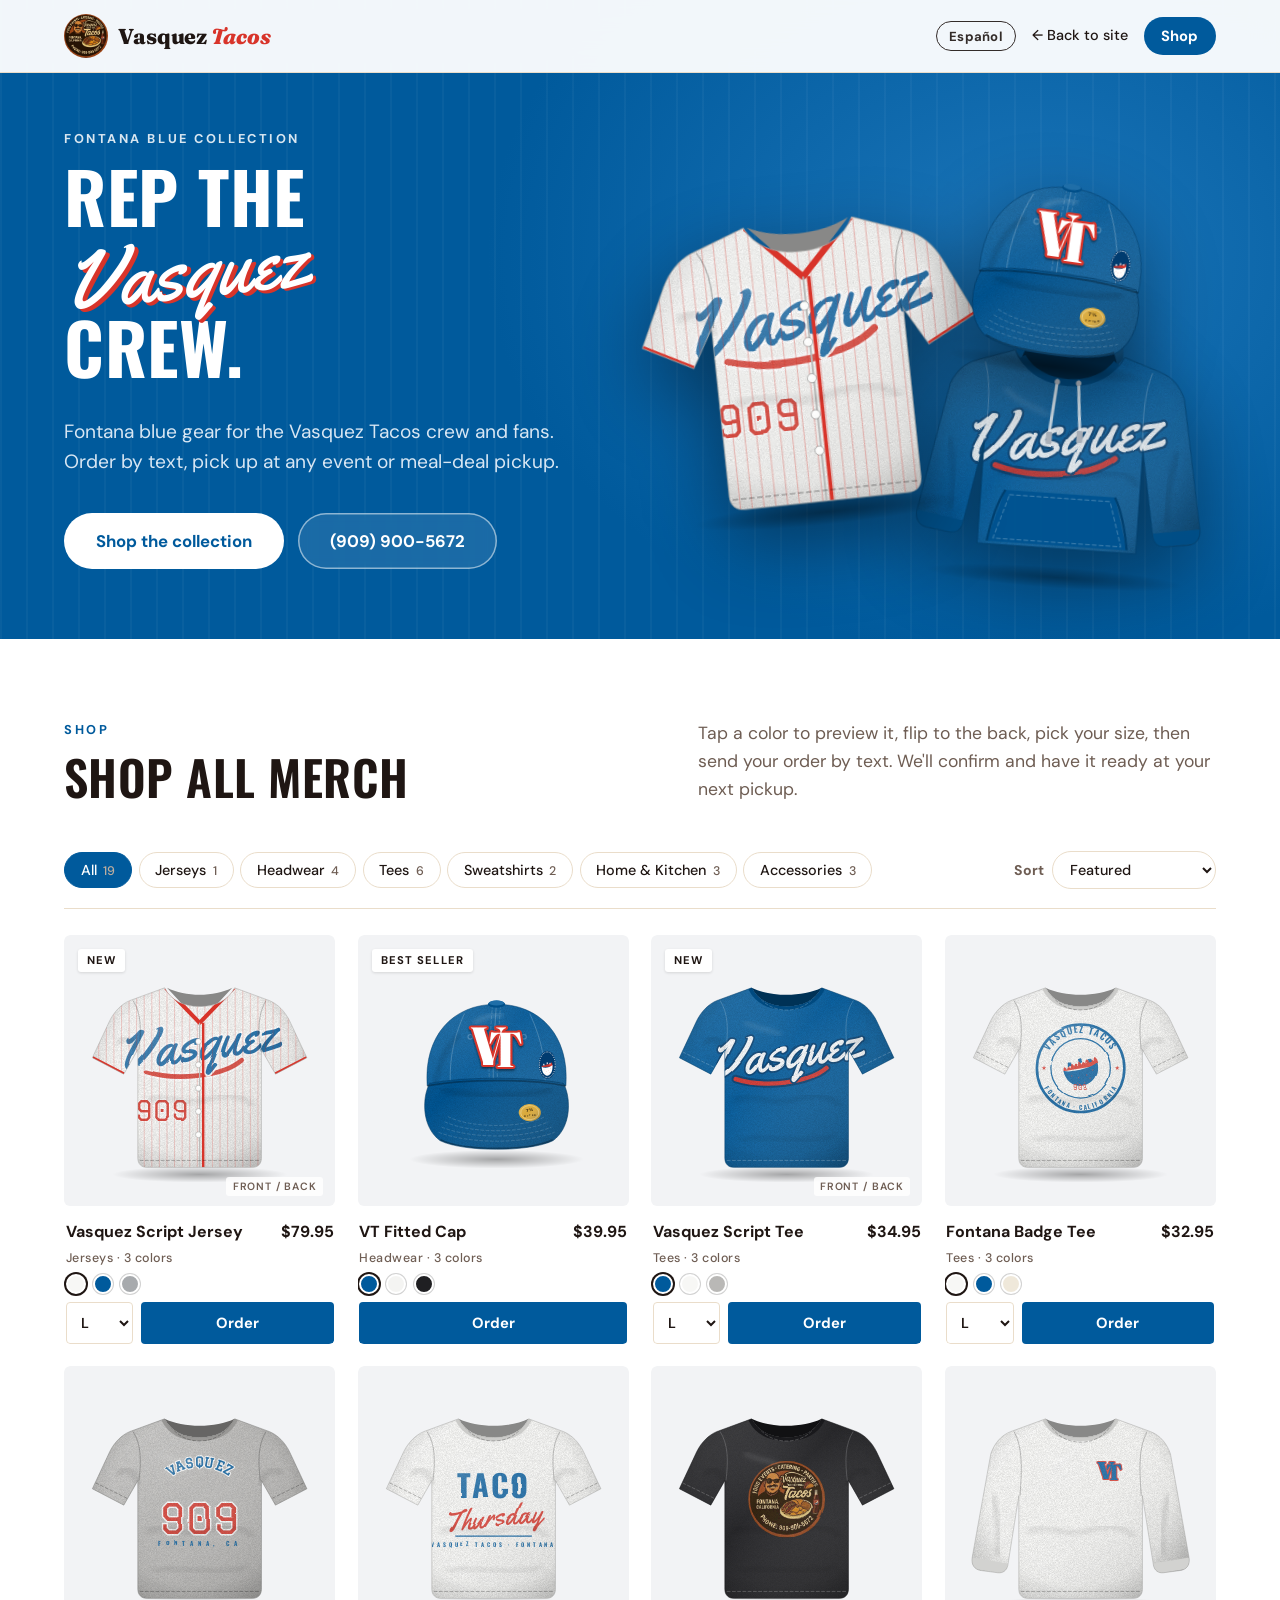
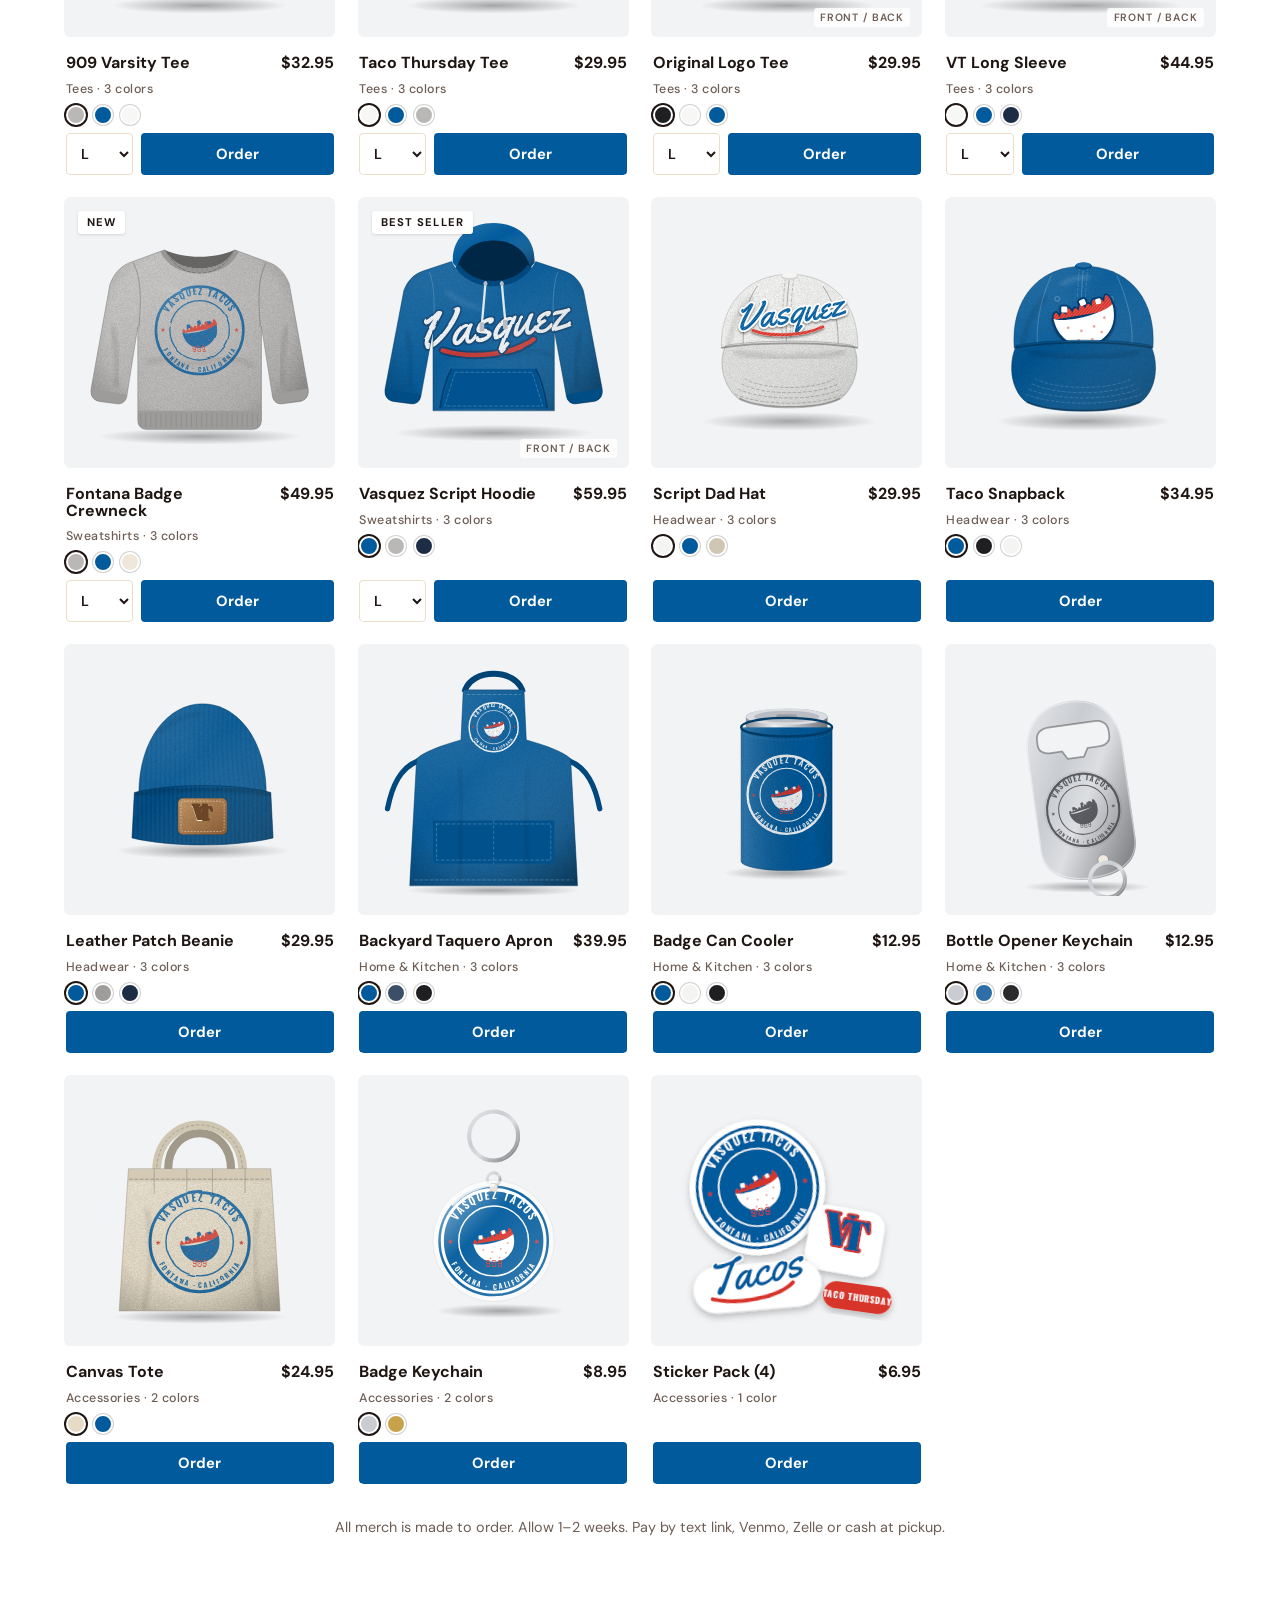
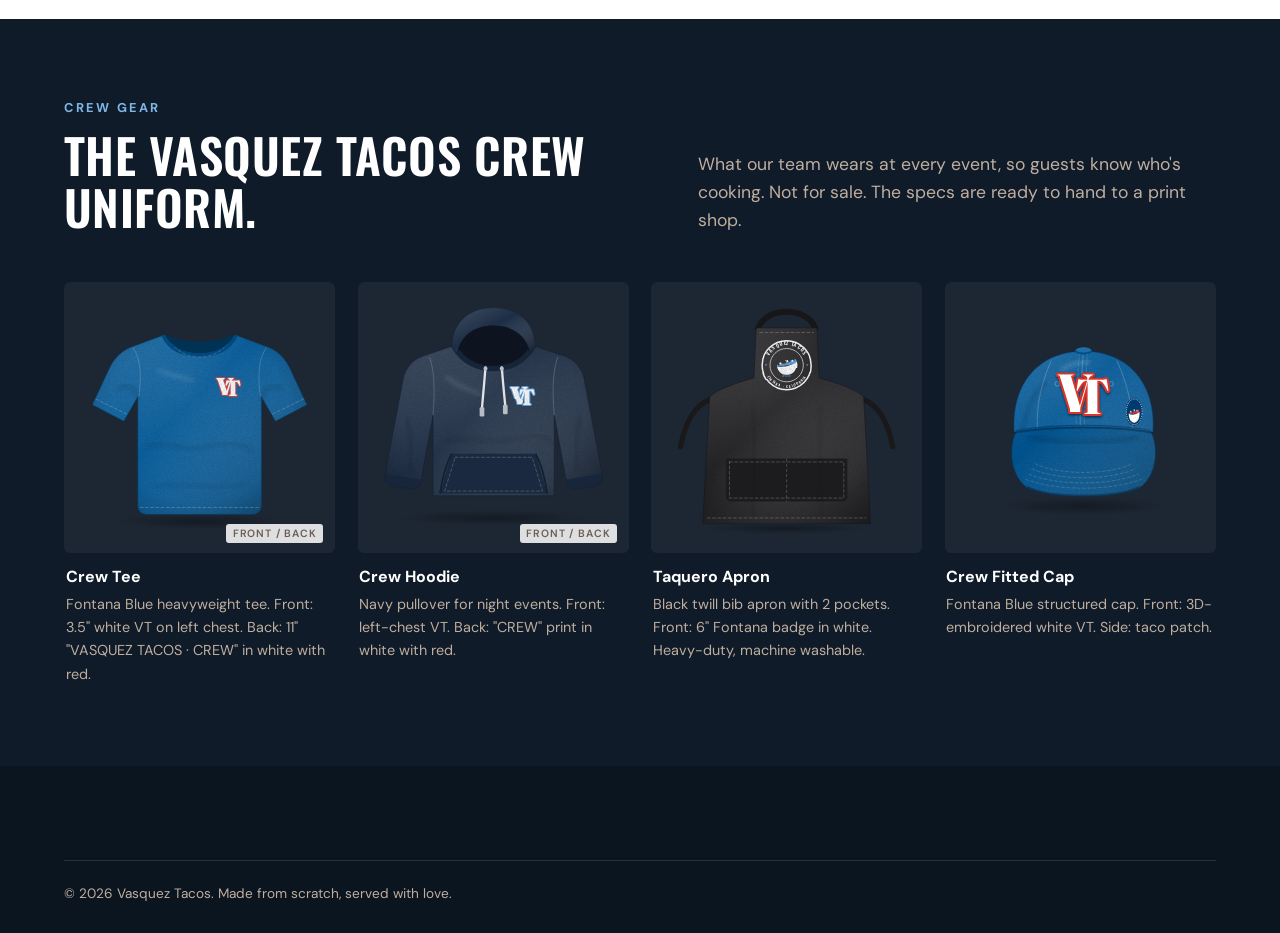
<file: merch.html>
<!doctype html>
<html lang="en">
<head>
  <meta charset="utf-8">
  <meta name="viewport" content="width=device-width, initial-scale=1">
  <title>Merch | Vasquez Tacos</title>
  <meta name="description" content="Vasquez Tacos tees, hoodies, hats, aprons, keychains, bottle openers and stickers. Rep the best tacos in Fontana.">
  <meta name="theme-color" content="#1c1210">
  <meta property="og:type" content="website">
  <meta property="og:title" content="Vasquez Tacos Merch | Fontana Blue Collection">
  <meta property="og:description" content="Jerseys, fitted caps, tees, hoodies and more from Vasquez Tacos in Fontana, CA.">
  <meta property="og:url" content="https://vasquez-tacos.github.io/merch.html">
  <meta property="og:image" content="https://vasquez-tacos.github.io/images/wedding-setup.jpg">
  <link rel="icon" href="logo.jpg">
  <link rel="preconnect" href="https://fonts.googleapis.com">
  <link rel="preconnect" href="https://fonts.gstatic.com" crossorigin>
  <link href="https://fonts.googleapis.com/css2?family=Fraunces:ital,opsz,wght@0,9..144,500;0,9..144,700;0,9..144,800;1,9..144,700;1,9..144,800&family=DM+Sans:wght@400;500;700&family=Oswald:wght@500;600;700&family=Yellowtail&family=Graduate&display=swap" rel="stylesheet">
  <link rel="stylesheet" href="styles.css">
</head>
<body class="merch-page">

  <header class="nav scrolled">
    <div class="wrap nav-inner">
      <a href="index.html" class="logo">
        <img src="logo.jpg" alt="" class="logo-img" width="44" height="44">
        <span class="logo-text">Vasquez <em>Tacos</em></span>
      </a>
      <nav class="nav-links nav-links-simple">
        <a href="index.html">← Back to site</a>
        <a href="#shop" class="btn btn-small">Shop</a>
      </nav>
    </div>
  </header>

  <main>
    <section class="merch-hero">
      <div class="wrap merch-hero-inner">
        <div>
          <p class="kicker">Fontana blue collection</p>
          <h1>Rep the <span class="script-word">Vasquez</span> crew.</h1>
          <p class="lead" data-merch-note></p>
          <div class="hero-cta">
            <a href="#shop" class="btn btn-lg">Shop the collection</a>
            <a data-phone class="btn btn-lg btn-ghost"></a>
          </div>
        </div>
        <div class="merch-lineup" aria-hidden="true"></div>
      </div>
    </section>

    <section class="section" id="shop">
      <div class="wrap">
        <div class="split-head">
          <div>
            <p class="kicker">Shop</p>
            <h2>Shop all merch</h2>
          </div>
          <p>Tap a color to preview it, flip to the back, pick your size, then send your order by text. We'll confirm and have it ready at your next pickup.</p>
        </div>
        <div class="shop-bar">
          <div class="shop-tabs" role="tablist" aria-label="Categories"></div>
          <label class="shop-sort-label">Sort
            <select class="shop-sort">
              <option value="featured">Featured</option>
              <option value="low">Price: low to high</option>
              <option value="high">Price: high to low</option>
            </select>
          </label>
        </div>
        <div class="merch-grid"></div>
        <p class="shop-note">All merch is made to order. Allow 1–2 weeks. Pay by text link, Venmo, Zelle or cash at pickup.</p>
      </div>
    </section>

    <section class="section dark" id="crew">
      <div class="wrap">
        <div class="split-head">
          <div>
            <p class="kicker">Crew gear</p>
            <h2>The Vasquez Tacos crew uniform.</h2>
          </div>
          <p>What our team wears at every event, so guests know who's cooking. Not for sale. The specs are ready to hand to a print shop.</p>
        </div>
        <div class="merch-grid crew-grid"></div>
      </div>
    </section>
  </main>

  <footer class="footer">
    <div class="wrap">
      <p class="copyright">&copy; <span data-year></span> Vasquez Tacos. Made from scratch, served with love.</p>
    </div>
  </footer>

  <script src="config.js"></script>
  <script src="merch.js"></script>
  <script src="i18n.js"></script>
</body>
</html>
</file>
<file: styles.css>
/* Vasquez Tacos — modern warm theme built from the logo colors */
:root {
  --cream: #fbf6ef;
  --cream-2: #f3e8d9;
  --line: #eaddca;
  --ink: #1f1613;
  --muted: #6e5d53;
  --night: #1c1210;
  --night-2: #2a1c18;
  --night-line: rgba(251, 246, 239, .12);
  --red: #d8342a;
  --red-dark: #a8231b;
  --yellow: #f6bd2f;
  --orange: #ef8f2a;
  --green: #4f8a3c;
  --radius: 20px;
  --radius-sm: 12px;
  --shadow: 0 1px 2px rgba(31, 22, 19, .06), 0 12px 32px rgba(31, 22, 19, .08);
  --display: "Fraunces", Georgia, serif;
  --body: "DM Sans", system-ui, -apple-system, "Segoe UI", sans-serif;
}

* { box-sizing: border-box; }
[hidden] { display: none !important; }
html { scroll-behavior: smooth; scroll-padding-top: 76px; }
body { margin: 0; font-family: var(--body); font-size: 17px; line-height: 1.6; color: var(--ink); background: var(--cream); -webkit-font-smoothing: antialiased; }
img { max-width: 100%; display: block; }
a { color: var(--red-dark); }
h1, h2, h3 { font-family: var(--display); font-weight: 700; line-height: 1.1; margin: 0 0 .5em; letter-spacing: -.01em; }
h2 { font-size: clamp(2rem, 4.2vw, 3rem); }
h3 { font-size: 1.3rem; }

.wrap { width: 100%; max-width: 1200px; margin: 0 auto; padding-inline: 24px; }
.narrow { max-width: 820px; }
.section { padding-block: 104px; }
.section.alt { background: var(--cream-2); }
.section.dark { background: var(--night); color: #eadfd3; }
.section.dark h2, .section.dark h3 { color: #fff; }
.section-head { text-align: center; max-width: 680px; margin: 0 auto 3rem; }
.section-head p:not(.kicker) { margin: 0; color: var(--muted); font-size: 1.1rem; }
.dark .section-head p:not(.kicker) { color: #bfae9f; }
.kicker { font: 700 .8rem var(--body); letter-spacing: .16em; text-transform: uppercase; color: var(--red); margin: 0 0 .8rem; }
.dark .kicker { color: var(--yellow); }
.split-head { display: grid; grid-template-columns: 1.1fr 1fr; gap: 2rem 4rem; align-items: end; margin-bottom: 3rem; }
.split-head h2 { margin: 0; }
.split-head > p { margin: 0; color: var(--muted); font-size: 1.1rem; }
.dark .split-head > p { color: #bfae9f; }
.fine { font-size: .88rem; color: var(--muted); }

/* Buttons */
.btn {
  display: inline-flex; align-items: center; justify-content: center; gap: .4em;
  border: 0; cursor: pointer; text-decoration: none;
  background: var(--red); color: #fff;
  font: 700 1rem var(--body);
  padding: .85em 1.6em; border-radius: 999px;
  transition: background .2s, transform .2s, box-shadow .2s;
}
.btn:hover { background: var(--red-dark); transform: translateY(-1px); box-shadow: 0 10px 24px rgba(216, 52, 42, .3); }
.btn:disabled { opacity: .7; cursor: wait; }
.btn-lg { font-size: 1.05rem; padding: 1em 1.9em; }
.btn-small { padding: .6em 1.2em; font-size: .92rem; }
.btn-full { width: 100%; }
.btn-ghost { background: rgba(255,255,255,.1); color: #fff; box-shadow: inset 0 0 0 1.5px rgba(255,255,255,.5); backdrop-filter: blur(6px); }
.btn-ghost:hover { background: #fff; color: var(--ink); box-shadow: none; }
.btn-outline { background: transparent; color: var(--ink); box-shadow: inset 0 0 0 1.5px var(--ink); }
.btn-outline:hover { background: var(--ink); color: #fff; box-shadow: none; }

/* Nav: transparent over the hero, solid once you scroll */
.nav { position: fixed; inset: 0 0 auto; z-index: 50; transition: background .3s, box-shadow .3s; }
.nav.scrolled, .nav.menu-open { background: rgba(251, 246, 239, .92); backdrop-filter: blur(14px); box-shadow: 0 1px 0 var(--line); }
.nav-inner { display: flex; align-items: center; justify-content: space-between; min-height: 72px; gap: 1rem; }
.logo { display: flex; align-items: center; gap: .65rem; text-decoration: none; }
.logo-img { width: 44px; height: 44px; border-radius: 50%; object-fit: cover; }
.logo-text { font: 800 1.35rem var(--display); color: #fff; margin: 0; letter-spacing: -.01em; transition: color .3s; }
.logo-text em { font-style: italic; color: var(--yellow); }
.nav.scrolled .logo-text, .nav.menu-open .logo-text { color: var(--ink); }
.nav.scrolled .logo-text em, .nav.menu-open .logo-text em { color: var(--red); }
.nav-links { display: flex; align-items: center; gap: 1.8rem; }
.nav-links a:not(.btn) { color: rgba(255,255,255,.9); text-decoration: none; font-weight: 500; font-size: .95rem; transition: color .2s; }
.nav-links a:not(.btn):hover { color: var(--yellow); }
.nav.scrolled .nav-links a:not(.btn) { color: var(--ink); }
.nav.scrolled .nav-links a:not(.btn):hover { color: var(--red); }
.nav-toggle { display: none; background: none; border: 0; color: #fff; font-size: 1.8rem; cursor: pointer; }
.nav.scrolled .nav-toggle, .nav.menu-open .nav-toggle { color: var(--ink); }

/* Hero */
.hero {
  position: relative; color: #fff; overflow: hidden;
  min-height: min(100vh, 880px); min-height: min(100svh, 880px); display: flex; align-items: center;
  padding-block: 120px 80px;
  background:
    linear-gradient(90deg, rgba(20,12,10,.95) 0%, rgba(20,12,10,.82) 42%, rgba(20,12,10,.45) 100%),
    linear-gradient(0deg, rgba(20,12,10,.7), transparent 40%),
    url("images/wedding-setup.jpg") center/cover no-repeat,
    var(--night);
}
/* Papel picado-style dotted texture */
.hero::before {
  content: ""; position: absolute; inset: 0; opacity: .04; pointer-events: none;
  background: radial-gradient(circle, #fff 1.5px, transparent 2px) 0 0/28px 28px;
}
.hero-inner { position: relative; z-index: 1; display: grid; grid-template-columns: 1.4fr 1fr; gap: 3rem; align-items: center; }
.hero h1 { font-size: clamp(2.6rem, 6.4vw, 5rem); max-width: 13ch; color: #fff; font-weight: 800; }
.hero h1 em { color: var(--yellow); }
.eyebrow { display: inline-block; font-weight: 700; font-size: .78rem; letter-spacing: .16em; text-transform: uppercase; color: var(--yellow); margin: 0 0 1.4rem; padding: .5em 1em; border: 1px solid rgba(246,189,47,.4); border-radius: 999px; }
.lead { font-size: 1.2rem; max-width: 34rem; margin: 0 0 2.2rem; color: #eadfd3; }
.lead strong { color: #fff; }
.hero-cta { display: flex; gap: .9rem; flex-wrap: wrap; }
.hero-stats { list-style: none; display: flex; flex-wrap: wrap; gap: 2.4rem; padding: 2rem 0 0; margin: 2.8rem 0 0; border-top: 1px solid rgba(255,255,255,.18); max-width: 36rem; }
.hero-stats b { display: block; font: 700 1.8rem var(--display); color: #fff; }
.hero-stats span { font-size: .85rem; color: #bfae9f; }
.badges { list-style: none; display: flex; flex-wrap: wrap; gap: .5rem; padding: 0; margin: 1.6rem 0 0; }
.badges:empty { display: none; }
.badges li { font-size: .82rem; font-weight: 700; padding: .45em .9em; border-radius: 999px; background: rgba(255,255,255,.12); }
.badges li::before { content: "✓ "; color: var(--yellow); }
.hero-media { position: relative; justify-self: end; width: min(100%, 330px); aspect-ratio: 9 / 14; border-radius: 24px; box-shadow: 0 0 0 6px rgba(255,255,255,.08), 0 40px 80px rgba(0,0,0,.6); transform: rotate(2.5deg); }
.hero-video { width: 100%; height: 100%; object-fit: cover; border-radius: 24px; display: block; background: #000; }
.hero-live { position: absolute; top: 16px; left: 16px; display: inline-flex; align-items: center; gap: .45em; font: 700 .7rem var(--body); letter-spacing: .12em; text-transform: uppercase; color: #fff; background: rgba(0,0,0,.55); backdrop-filter: blur(6px); padding: .5em .8em; border-radius: 999px; }
.hero-live i { width: 8px; height: 8px; border-radius: 50%; background: #ff3b30; box-shadow: 0 0 0 0 rgba(255,59,48,.6); animation: live-dot 1.6s infinite; }
@keyframes live-dot { 70% { box-shadow: 0 0 0 8px rgba(255,59,48,0); } 100% { box-shadow: 0 0 0 0 rgba(255,59,48,0); } }
.hero-media .hero-logo { position: absolute; left: -48px; bottom: -36px; width: 124px; transform: rotate(-2.5deg); }
.hero-logo { justify-self: end; align-self: end; width: min(100%, 230px); height: auto; aspect-ratio: 1; object-fit: cover; border-radius: 50%; box-shadow: 0 0 0 10px rgba(246,189,47,.15), 0 30px 80px rgba(0,0,0,.6); animation: spin-in 1s ease-out both .3s; }
@keyframes spin-in { from { opacity: 0; transform: rotate(-20deg) scale(.8); } }

/* Marquee */
.marquee { background: var(--yellow); color: var(--night); overflow: hidden; padding-block: 18px; }
.marquee-track { display: flex; width: max-content; animation: marquee 40s linear infinite; }
.marquee span { font: italic 700 1.5rem var(--display); padding-inline: 1.4rem; white-space: nowrap; display: flex; align-items: center; gap: 2.8rem; }
.marquee span::after { content: "✺"; font-style: normal; color: var(--red); font-size: 1.1rem; }
@keyframes marquee { to { transform: translateX(-50%); } }

/* Events */
.events { display: grid; grid-template-columns: repeat(3, 1fr); gap: 1.2rem; }
.event-card { border-radius: var(--radius); padding: 2rem 1.8rem; min-height: 280px; isolation: isolate; display: flex; flex-direction: column; justify-content: flex-end; color: #fff; position: relative; overflow: hidden; transition: transform .3s; }
.event-card:hover { transform: translateY(-4px); }
.event-card::before { content: ""; position: absolute; inset: 0; z-index: -1; background: var(--bg, none) center/cover no-repeat; transition: transform .6s; }
.event-card:hover::before { transform: scale(1.06); }
.event-card::after { content: ""; position: absolute; inset: 0; z-index: -1; background: linear-gradient(180deg, rgba(var(--tint), .35) 0%, rgba(20,12,10,.55) 45%, rgba(20,12,10,.92) 100%); }
.event-card span { font: 700 .8rem var(--body); letter-spacing: .12em; opacity: .75; }
.event-card h3 { color: #fff; font-size: 1.6rem; margin: .3rem 0 .4rem; }
.event-card p { margin: 0; font-size: .95rem; opacity: .9; }
.event-card { background: var(--night); }
.event-card.c1 { --tint: 216, 52, 42; }
.event-card.c2 { --tint: 239, 143, 42; }
.event-card.c3 { --tint: 184, 58, 107; }
.event-card.c4 { --tint: 79, 138, 60; }
.event-card.c5 { --tint: 58, 42, 37; }
.event-card.c6 { --tint: 122, 29, 22; box-shadow: inset 0 0 0 1.5px rgba(246,189,47,.5); }
.holiday { margin-top: 1.2rem; border-radius: var(--radius); padding: 2.2rem; background: linear-gradient(135deg, #7a1d16, #2a0c09); color: #f0d9c9; display: grid; grid-template-columns: 1fr 1.4fr; gap: 1rem 2.4rem; align-items: start; }
.holiday-img { width: 100%; aspect-ratio: 1; object-fit: cover; border-radius: 14px; box-shadow: 0 0 0 1.5px rgba(246,189,47,.4); }
.holiday .kicker { color: var(--yellow); }
.holiday h3 { color: #fff; font-size: 2rem; }
.holiday-note { font-size: .95rem; margin: 0; }
.holiday .price-list div { border-color: rgba(246,189,47,.2); }

/* Meal deals */
.specials { display: grid; grid-template-columns: repeat(4, 1fr); gap: 1.2rem; }
.special { background: var(--night-2); border: 1px solid var(--night-line); border-radius: var(--radius); overflow: hidden; display: flex; flex-direction: column; position: relative; }
.special img { width: 100%; aspect-ratio: 16 / 10; object-fit: cover; }
.special-body { padding: 1.5rem; flex: 1; display: flex; flex-direction: column; }
.special-day { font: 700 .75rem var(--body); letter-spacing: .14em; text-transform: uppercase; color: #bfae9f; }
.special h3 { font-size: 1.6rem; margin: .2rem 0 .3rem; }
.special-deal { font: italic 700 1.15rem var(--display); color: var(--yellow); margin: 0 0 1rem; }
.special.today { border-color: var(--yellow); box-shadow: 0 0 0 1px var(--yellow), 0 20px 40px rgba(0,0,0,.35); }
.today-tag { position: absolute; top: 14px; left: 14px; background: var(--yellow); color: var(--night); font: 700 .75rem var(--body); letter-spacing: .08em; text-transform: uppercase; padding: .4em .9em; border-radius: 999px; }
.price-list { margin: 0; display: grid; gap: 0; }
.price-list div { display: flex; justify-content: space-between; gap: 1rem; padding: .6rem 0; border-top: 1px dashed var(--night-line); font-size: .95rem; }
.price-list dt { color: #e1d4c7; }
.price-list dd { margin: 0; font-weight: 700; color: #fff; white-space: nowrap; }

/* Packages */
.packages { display: grid; grid-template-columns: repeat(4, 1fr); gap: 1rem; align-items: stretch; }
@media (max-width: 1080px) { .packages { grid-template-columns: repeat(2, 1fr); gap: 1.6rem 1rem; } }
@media (max-width: 620px) { .packages { grid-template-columns: 1fr; } }
.package { background: #fff; border-radius: var(--radius); box-shadow: var(--shadow); padding: 1.8rem 1.5rem; display: flex; flex-direction: column; position: relative; border: 1px solid var(--line); }
.package h3 { font-size: 1.7rem; margin: 0 0 .3rem; }
.package-blurb { color: var(--muted); margin: 0 0 1.4rem; font-size: .95rem; min-height: 3em; }
.price { font: 800 2.7rem/1 var(--display); margin: 0; letter-spacing: -.02em; }
.price small { font: 500 1rem var(--body); color: var(--muted); letter-spacing: 0; }
.guests { font-size: .88rem; color: var(--muted); margin: .5rem 0 1.4rem; }
.package ul { list-style: none; padding: 1.2rem 0 0; margin: 0 0 1.8rem; border-top: 1px solid var(--line); flex: 1; }
.package li { padding: .35rem 0 .35rem 1.7rem; position: relative; font-size: .95rem; }
.package li::before { content: "✓"; position: absolute; left: 0; top: .35rem; color: var(--green); font-weight: 700; }
.package .btn { width: 100%; }
.package.popular { background: var(--night); color: #eadfd3; border-color: var(--night); transform: translateY(-10px); box-shadow: 0 24px 50px rgba(28,18,16,.35); }
.package.popular h3, .package.popular .price { color: #fff; }
.package.popular .package-blurb, .package.popular .guests, .package.popular .price small { color: #bfae9f; }
.package.popular ul { border-color: var(--night-line); }
.package.popular li::before { color: var(--yellow); }
.popular-tag { position: absolute; top: -13px; left: 2rem; background: var(--yellow); color: var(--night); font: 700 .75rem var(--body); letter-spacing: .08em; text-transform: uppercase; padding: .4em 1em; border-radius: 999px; }
.packages-note { text-align: center; margin-top: 2.4rem; color: var(--muted); }

/* Why choose */
.why { display: grid; grid-template-columns: repeat(4, 1fr); gap: 2.4rem; }
.why-item b { font: 700 .85rem var(--body); color: var(--red); letter-spacing: .12em; }
.why-item h3 { font-size: 1.25rem; margin: .5rem 0 .4rem; }
.why-item p { margin: 0; color: var(--muted); font-size: .95rem; }

/* Menu */
.menu-tabs { display: flex; gap: .5rem; flex-wrap: wrap; justify-content: center; margin-bottom: 2.4rem; }
.menu-tabs button {
  border: 1px solid var(--line); background: #fff; color: var(--ink);
  font: 500 .95rem var(--body); padding: .6em 1.3em; border-radius: 999px; cursor: pointer; transition: background .2s, color .2s;
}
.menu-tabs button:hover { border-color: var(--ink); }
.menu-tabs button[aria-selected="true"] { background: var(--ink); color: #fff; border-color: var(--ink); }
.menu-grid { display: grid; grid-template-columns: repeat(auto-fill, minmax(320px, 1fr)); gap: 1rem; }
.menu-item { background: #fff; border-radius: var(--radius-sm); padding: 1rem; border: 1px solid var(--line); display: flex; gap: 1rem; align-items: center; min-height: 112px; }
.menu-item img { width: 92px; height: 92px; border-radius: 10px; object-fit: cover; flex-shrink: 0; }
.menu-item h3 { font-size: 1.15rem; margin-bottom: .25rem; display: flex; align-items: center; gap: .5rem; flex-wrap: wrap; }
.menu-item p { margin: 0; color: var(--muted); font-size: .92rem; }
.tag { font: 700 .66rem var(--body); text-transform: uppercase; letter-spacing: .08em; padding: .3em .6em; border-radius: 6px; background: var(--cream-2); color: var(--ink); white-space: nowrap; }
.tag.Hot { background: var(--red); color: #fff; }
.tag.Vegetarian { background: #dfeed6; color: var(--green); }

/* Coming soon */
.coming-soon { margin-top: 2.4rem; border: 1.5px dashed var(--line); border-radius: var(--radius); padding: 1.8rem; display: grid; grid-template-columns: 1fr 2fr; gap: 1.2rem 2.4rem; align-items: center; background: #fff; }
.cs-head h3 { font-size: 1.6rem; margin: 0 0 .3rem; }
.cs-head p:not(.kicker) { margin: 0; color: var(--muted); font-size: .95rem; }
.cs-list { list-style: none; margin: 0; padding: 0; display: grid; grid-template-columns: repeat(auto-fill, minmax(190px, 1fr)); gap: .7rem; }
.cs-list li { position: relative; background: var(--cream); border-radius: 12px; padding: .9rem 1rem; display: flex; flex-direction: column; gap: .15rem; }
.cs-list b { font-family: var(--display); font-size: 1.05rem; }
.cs-list small { color: var(--muted); font-size: .82rem; }
.cs-tag { position: absolute; top: .7rem; right: .7rem; font: 700 .62rem var(--body); letter-spacing: .1em; text-transform: uppercase; background: var(--yellow); color: var(--night); padding: .25em .6em; border-radius: 999px; }
@media (max-width: 860px) { .coming-soon { grid-template-columns: 1fr; padding: 1.4rem; } }

/* Gallery — bento grid */
.gallery { display: grid; grid-template-columns: repeat(4, 1fr); grid-auto-rows: 240px; gap: 1rem; }
.gallery figure { margin: 0; border-radius: var(--radius); overflow: hidden; position: relative; background: var(--night); }
.gallery figure.wide { grid-column: span 2; grid-row: span 2; }
.gallery figure.long { grid-column: span 2; }
.gallery-more-wrap { text-align: center; margin-top: 2rem; }
.gallery { grid-auto-flow: dense; }
.gallery img { width: 100%; height: 100%; object-fit: cover; transition: transform .6s; }
.gallery figure:hover img { transform: scale(1.05); }
.gallery figcaption { position: absolute; inset: auto 0 0; padding: 2.4rem 1rem .9rem; background: linear-gradient(transparent, rgba(0,0,0,.75)); color: #fff; font-weight: 500; font-size: .95rem; }

/* Merch page */
.merch-hero { position: relative; overflow: hidden; background: radial-gradient(ellipse 55% 80% at 78% 45%, rgba(216,52,42,.4), transparent 70%), var(--night); color: #eadfd3; padding-block: 130px 70px; }
.merch-hero-inner { display: grid; grid-template-columns: 1fr 1.1fr; gap: 2rem; align-items: center; }
.merch-hero h1 { color: #fff; font-size: clamp(2.4rem, 5.6vw, 4.4rem); font-weight: 800; max-width: 12ch; }
.merch-hero h1 em { color: var(--yellow); }
.merch-hero .kicker { color: var(--yellow); }
.merch-lineup { position: relative; height: 420px; }
.lineup-item { position: absolute; filter: drop-shadow(0 30px 40px rgba(0,0,0,.45)); }
.lineup-item svg { width: 100%; height: auto; display: block; }
.lineup-item.l0 { width: 62%; left: 0; top: 30px; transform: rotate(-6deg); z-index: 2; }
.lineup-item.l1 { width: 46%; right: 4%; top: -10px; transform: rotate(8deg); z-index: 3; }
.lineup-item.l2 { width: 52%; right: 0; bottom: -40px; transform: rotate(4deg); z-index: 1; opacity: .95; }

.merch-grid { display: grid; grid-template-columns: repeat(auto-fill, minmax(270px, 1fr)); gap: 1.4rem; }
.shop-bar { display: flex; justify-content: space-between; align-items: center; gap: 1rem; flex-wrap: wrap; margin-bottom: 1.6rem; padding-bottom: 1.2rem; border-bottom: 1px solid var(--line); }
.shop-tabs { display: flex; gap: .4rem; flex-wrap: wrap; }
.shop-tabs button { border: 1px solid var(--line); background: #fff; color: var(--ink); font: 500 .9rem var(--body); padding: .55em 1.1em; border-radius: 999px; cursor: pointer; transition: background .2s, color .2s; }
.shop-tabs button span { color: var(--muted); font-size: .78rem; margin-left: .2em; }
.shop-tabs button:hover { border-color: var(--ink); }
.shop-tabs button[aria-selected="true"] { background: var(--ink); color: #fff; border-color: var(--ink); }
.shop-tabs button[aria-selected="true"] span { color: #bfae9f; }
.shop-sort-label { display: flex; align-items: center; gap: .5rem; font-size: .88rem; font-weight: 700; color: var(--muted); }
.shop-sort { font: 500 .9rem var(--body); padding: .55em .9em; border: 1px solid var(--line); border-radius: 999px; background: #fff; color: var(--ink); }
.shop-note { margin: 2rem 0 0; text-align: center; font-size: .9rem; color: var(--muted); }
.merch-cat { margin: 0 0 -.45rem; font: 700 .7rem var(--body); letter-spacing: .12em; text-transform: uppercase; color: var(--red); }
.merch-card { display: flex; flex-direction: column; background: #fff; border: 1px solid var(--line); border-radius: var(--radius); overflow: hidden; transition: box-shadow .3s, transform .3s; }
.merch-card:hover { box-shadow: 0 20px 44px rgba(31,22,19,.12); transform: translateY(-3px); }
.merch-stage { position: relative; aspect-ratio: 1; display: grid; place-items: center; padding: 8%;
  background: radial-gradient(circle at 50% 38%, #fbf8f3 0%, #efe7db 58%, #e2d6c4 100%); }
.merch-art { width: 100%; }
.merch-art svg { width: 100%; height: auto; display: block; transition: transform .5s; }
.merch-card:hover .merch-art svg { transform: scale(1.04) rotate(-1deg); }
.merch-badge { position: absolute; top: 14px; left: 14px; z-index: 2; background: var(--ink); color: #fff; font: 700 .7rem var(--body); letter-spacing: .1em; text-transform: uppercase; padding: .4em .8em; border-radius: 999px; }
.side-toggle { position: absolute; top: 12px; right: 12px; z-index: 2; display: flex; background: rgba(255,255,255,.85); backdrop-filter: blur(6px); border-radius: 999px; padding: 3px; box-shadow: 0 2px 8px rgba(0,0,0,.08); }
.side-toggle button { border: 0; background: none; font: 700 .72rem var(--body); padding: .45em .8em; border-radius: 999px; cursor: pointer; color: var(--muted); }
.side-toggle button[aria-pressed="true"] { background: var(--ink); color: #fff; }
.merch-info { padding: 1.1rem 1.2rem 1.3rem; display: flex; flex-direction: column; gap: .75rem; flex: 1; }
.merch-title { display: flex; justify-content: space-between; align-items: baseline; gap: .8rem; }
.merch-info h3 { font-size: 1.12rem; margin: 0; }
.merch-price { margin: 0; font: 800 1.25rem var(--display); white-space: nowrap; }
.swatches { display: flex; align-items: center; gap: .45rem; }
.swatch { width: 26px; height: 26px; border-radius: 50%; border: 2px solid #fff; background: var(--sw); box-shadow: 0 0 0 1px rgba(0,0,0,.18); cursor: pointer; padding: 0; transition: box-shadow .2s; }
.swatch[aria-pressed="true"] { box-shadow: 0 0 0 2px var(--ink); }
.swatch-name { font-size: .85rem; color: var(--muted); margin: 0 0 0 .3rem; }
.swatch-name.solo { margin: 0; }
.merch-buy { display: flex; gap: .5rem; margin-top: auto; }
.merch-buy .size { font: 600 .9rem var(--body); padding: .55em .7em; border: 1.5px solid var(--line); border-radius: 999px; background: var(--cream); color: var(--ink); min-height: 42px; }
.merch-buy .order { flex: 1; min-height: 42px; }
.merch-spec { margin: 0; color: var(--muted); font-size: .9rem; }
.dark .merch-card { background: var(--night-2); border-color: var(--night-line); }
.dark .merch-stage { background: radial-gradient(circle at 50% 38%, #4a3831 0%, #33241f 60%, #261a16 100%); }
.dark .merch-info h3 { color: #fff; }
.dark .merch-spec, .dark .swatch-name { color: #bfae9f; }
@media (max-width: 860px) {
  .merch-hero-inner { grid-template-columns: 1fr; }
  .merch-lineup { height: 300px; max-width: 460px; }
}
@media (max-width: 560px) {
  .merch-hero { padding-block: 100px 40px; }
  .merch-lineup { height: 240px; }
  .merch-grid { grid-template-columns: 1fr 1fr; gap: .8rem; }
  .merch-info { padding: .8rem .8rem 1rem; gap: .55rem; }
  .merch-info h3 { font-size: .95rem; }
  .merch-title { flex-direction: column; gap: .15rem; }
  .merch-price { font-size: 1.05rem; }
  .swatch { width: 22px; height: 22px; }
  .swatch-name { display: none; }
  .merch-buy { flex-direction: column; }
  .merch-buy .order { font-size: .82rem; }
  .side-toggle button { padding: .4em .6em; font-size: .66rem; }
  .crew-grid { grid-template-columns: 1fr; }
  .shop-tabs { flex-wrap: nowrap; overflow-x: auto; margin-inline: -16px; padding: 0 16px 4px; scrollbar-width: none; width: calc(100% + 32px); }
  .shop-tabs::-webkit-scrollbar { display: none; }
  .shop-tabs button { flex-shrink: 0; min-height: 42px; }
}.nav-links.nav-links-simple { display: flex; position: static; flex-direction: row; align-items: center; gap: 1.2rem; background: none; padding: 0; box-shadow: none; }
.nav-links.nav-links-simple a:not(.btn) { border: 0; padding: 0; }
.nav-links.nav-links-simple .btn { margin: 0; }
.merch-teaser { display: flex; align-items: center; justify-content: space-between; gap: 2rem; flex-wrap: wrap; background: var(--night); color: #eadfd3; border-radius: var(--radius); padding: 2rem 2.2rem; margin-top: 3rem; }
.merch-teaser h3 { color: #fff; font-size: 1.7rem; margin: 0 0 .2rem; }
.merch-teaser p { margin: 0; color: #bfae9f; }

/* Flat-top videos */
.flat-top-videos { display: grid; grid-template-columns: repeat(3, 1fr); gap: 1.2rem; }
.ft-clip { position: relative; border-radius: var(--radius); overflow: hidden; aspect-ratio: 9 / 14; background: #000; box-shadow: 0 20px 40px rgba(0,0,0,.35); }
.ft-clip video { width: 100%; height: 100%; object-fit: cover; display: block; }
.ft-clip::after { content: "LIVE ON THE FLAT-TOP"; position: absolute; left: 12px; bottom: 12px; font: 700 .68rem var(--body); letter-spacing: .12em; color: #fff; background: rgba(216,52,42,.9); padding: .4em .7em; border-radius: 4px; }
@media (max-width: 760px) {
  .flat-top-videos { grid-template-columns: repeat(3, 72%); overflow-x: auto; scroll-snap-type: x mandatory; margin-inline: -16px; padding: 0 16px 6px; scrollbar-width: none; }
  .flat-top-videos::-webkit-scrollbar { display: none; }
  .ft-clip { scroll-snap-align: center; }
}

/* Social clips */
.follow { display: flex; flex-wrap: wrap; gap: .6rem; justify-content: flex-end; }
.clips { display: grid; grid-template-columns: repeat(auto-fill, minmax(300px, 1fr)); gap: 1.2rem; align-items: start; }
.clips:empty { display: none; }
#social:has(.clips:empty) { padding-block: 56px; }
#social:has(.clips:empty) .split-head { margin-bottom: 0; align-items: center; }
.clip { border-radius: var(--radius); overflow: hidden; background: var(--night-2); }
.clip blockquote { margin: 0 !important; min-width: 0 !important; max-width: 100% !important; width: 100% !important; }
.clip blockquote a { color: var(--yellow); display: block; padding: 2rem; text-align: center; }
.clip-frame { position: relative; aspect-ratio: 16 / 9; }
.clip-frame.tall { aspect-ratio: 9 / 16; max-height: 620px; margin-inline: auto; }
.clip-frame iframe { position: absolute; inset: 0; width: 100%; height: 100%; border: 0; }

/* Gallery videos + lightbox */
.gallery figure { cursor: zoom-in; }
.gallery figure.is-video { cursor: default; }
.gallery video { width: 100%; height: 100%; object-fit: cover; background: #000; display: block; }
.gallery figure.is-video figcaption { pointer-events: none; padding-top: 1rem; bottom: auto; top: 0; background: linear-gradient(rgba(0,0,0,.6), transparent); }
.lightbox { border: 0; padding: 0; background: transparent; max-width: min(94vw, 1200px); max-height: 92vh; overflow: visible; }
.lightbox::backdrop { background: rgba(15, 9, 7, .9); }
.lightbox img { max-width: 100%; max-height: 88vh; border-radius: 12px; display: block; margin: auto; }
.lightbox-close { position: absolute; top: -44px; right: 0; background: none; border: 0; color: #fff; font-size: 2.2rem; line-height: 1; cursor: pointer; }

/* Calendar */
.avail-grid { display: grid; grid-template-columns: 1fr 1.2fr; gap: 4rem; align-items: center; }
.legend { list-style: none; padding: 0; margin: 1.5rem 0; display: grid; gap: .6rem; }
.legend li { display: flex; align-items: center; gap: .7rem; font-weight: 500; }
.dot { width: 16px; height: 16px; border-radius: 5px; display: inline-block; }
.dot.open { background: #dfeed6; border: 2px solid var(--green); }
.dot.limited { background: #fde7b3; border: 2px solid var(--orange); }
.dot.booked { background: #eadbd6; border: 2px solid #b49a93; }
.calendar { background: #fff; border-radius: var(--radius); box-shadow: var(--shadow); padding: 1.6rem; border: 1px solid var(--line); }
.cal-head { display: flex; align-items: center; justify-content: space-between; margin-bottom: 1rem; }
.cal-head h3 { margin: 0; }
.cal-nav { width: 40px; height: 40px; border-radius: 50%; border: 1px solid var(--line); background: #fff; font-size: 1.4rem; cursor: pointer; color: var(--ink); }
.cal-nav:hover:not(:disabled) { background: var(--ink); color: #fff; }
.cal-nav:disabled { opacity: .3; cursor: default; }
.cal-days, .cal-grid { display: grid; grid-template-columns: repeat(7, 1fr); gap: 6px; }
.cal-days span { text-align: center; font-size: .72rem; font-weight: 700; text-transform: uppercase; letter-spacing: .06em; color: var(--muted); }
.cal-grid { margin-top: 6px; }
.cal-cell {
  aspect-ratio: 1; border-radius: 10px; border: 1.5px solid transparent;
  display: flex; align-items: center; justify-content: center;
  font: 500 .95rem var(--body); background: none; color: var(--ink); padding: 0;
}
.cal-cell.open { background: #eef6e9; border-color: #cfe4c3; cursor: pointer; }
.cal-cell.open:hover, .cal-cell.selected { background: var(--green); color: #fff; border-color: var(--green); }
.cal-cell.limited { background: #fdf0d2; border-color: #f5d58f; cursor: pointer; }
.cal-cell.limited:hover { border-color: var(--orange); }
.cal-cell.limited.selected { background: var(--orange); color: #fff; }
.cal-cell.booked { background: #f1e7e3; color: #a8928a; text-decoration: line-through; }
.cal-cell.past { color: #cfc2b9; }

/* Reviews */
.reviews { display: grid; grid-template-columns: repeat(auto-fit, minmax(280px, 1fr)); gap: 1rem; margin-bottom: 4rem; }
.review { background: var(--night-2); border: 1px solid var(--night-line); border-radius: var(--radius); padding: 1.6rem; margin: 0; }
.review .stars { color: var(--yellow); letter-spacing: .1em; }
.review p { margin: .6rem 0 1rem; color: #eadfd3; font: 500 1.1rem/1.5 var(--display); }
.review cite { font-style: normal; font-weight: 700; color: #fff; }
.review cite span { font-weight: 500; color: #bfae9f; }
.reviews-empty { grid-column: 1 / -1; text-align: center; border: 1px dashed rgba(251,246,239,.25); border-radius: var(--radius); padding: 2rem; }
.reviews-empty p { margin: 0 0 1.2rem; font: 500 1.25rem var(--display); color: #fff; }
.reviews-empty .links { display: flex; gap: .8rem; justify-content: center; flex-wrap: wrap; }

/* Quote + contact */
.quote-grid { display: grid; grid-template-columns: 1.5fr 1fr; gap: 1.4rem; align-items: start; }
.card { background: #fff; color: var(--ink); border-radius: var(--radius); padding: 2.2rem; }
.card h2 { color: var(--ink) !important; font-size: 2rem; }
.form-sub { color: var(--muted); margin: -.3rem 0 1.6rem; }
.book-form label { display: block; font-weight: 700; font-size: .85rem; margin-bottom: 1rem; }
.book-form input, .book-form select, .book-form textarea {
  display: block; width: 100%; margin-top: .35rem; padding: .8em .9em;
  font: 1rem var(--body); color: var(--ink);
  border: 1.5px solid var(--line); border-radius: 10px; background: var(--cream);
  transition: border-color .2s, background .2s;
}
.book-form input:focus, .book-form select:focus, .book-form textarea:focus { outline: none; border-color: var(--ink); background: #fff; }
.book-form .invalid { border-color: var(--red); }
.row { display: grid; grid-template-columns: 1fr 1fr; gap: 1rem; }
.addons { border: 1.5px solid var(--line); border-radius: 10px; padding: .8rem 1rem; margin: 0 0 1rem; }
.addons legend { font-weight: 700; font-size: .85rem; padding: 0 .4rem; }
.addons label { display: flex; align-items: center; gap: .6rem; font-weight: 500; font-size: .95rem; margin: .4rem 0; }
.addons input { width: auto; margin: 0; accent-color: var(--red); }
.addons small { color: var(--muted); margin-left: auto; white-space: nowrap; }

.estimate { background: var(--night); color: #eadfd3; border-radius: 14px; padding: 1.3rem 1.4rem; margin-bottom: 1rem; }
.quote-lines { margin: 0 0 .6rem; }
.quote-lines div { display: flex; justify-content: space-between; gap: 1rem; padding: .4rem 0; border-bottom: 1px dashed var(--night-line); font-size: .92rem; }
.quote-lines dd { margin: 0; font-weight: 700; white-space: nowrap; }
.quote-lines .warn dt { color: var(--yellow); font-weight: 700; }
.quote-total, .quote-deposit { display: flex; justify-content: space-between; align-items: baseline; gap: 1rem; margin-top: .4rem; }
.quote-total strong { font: 800 2rem var(--display); color: #fff; }
.quote-deposit strong { font-size: 1.15rem; color: var(--yellow); }
.estimate-fine { margin: .8rem 0 0; font-size: .8rem; color: #bfae9f; }
.form-msg { font-weight: 700; min-height: 1.2em; margin: 0 0 .8rem; }
.form-msg.error { color: var(--red); }
.form-msg.ok { color: var(--green); }

.contact { position: sticky; top: 96px; }
.contact p { margin: 0 0 .6rem; color: var(--muted); }
.contact p:empty { display: none; }
.contact-phone a { font: 800 2rem var(--display); color: var(--ink); text-decoration: none; }
.map { margin-top: 1.2rem; border-radius: 12px; overflow: hidden; aspect-ratio: 4 / 3; background: var(--cream-2); }
.map iframe { width: 100%; height: 100%; border: 0; display: block; }

/* How it works + payments + policies */
.pay-steps { display: grid; grid-template-columns: repeat(3, 1fr); gap: 1.2rem; margin-bottom: 2rem; }
.step { background: #fff; border: 1px solid var(--line); border-radius: var(--radius); padding: 1.8rem; }
.step b { display: inline-grid; place-items: center; width: 44px; height: 44px; border-radius: 50%; background: var(--ink); color: #fff; font: 700 1.1rem var(--display); margin-bottom: .8rem; }
.step p { margin: 0; color: var(--muted); }
.pay-options { display: grid; grid-template-columns: repeat(auto-fit, minmax(240px, 1fr)); gap: 1rem; }
.pay-card { border: 1.5px dashed var(--line); border-radius: var(--radius); padding: 1.6rem; background: #fff; }
.pay-card h3 { margin-bottom: .3rem; }
.pay-card p { margin: 0 0 1rem; color: var(--muted); }
.pay-handle { font-weight: 700; font-size: 1.1rem; }
.policies-title { margin: 4rem 0 1.4rem; font-size: 1.7rem; text-align: center; }
.policies { display: grid; grid-template-columns: repeat(3, 1fr); gap: 1.6rem 2.4rem; margin: 0; }
.policies dt { font-weight: 700; margin-bottom: .3rem; }
.policies dd { margin: 0; color: var(--muted); font-size: .95rem; }

/* FAQ */
.faq-list details { background: #fff; border-radius: var(--radius-sm); margin-bottom: .7rem; border: 1px solid var(--line); }
.faq-list summary { cursor: pointer; padding: 1.2rem 1.4rem; font-weight: 700; list-style: none; display: flex; justify-content: space-between; gap: 1rem; }
.faq-list summary::-webkit-details-marker { display: none; }
.faq-list summary::after { content: "+"; font-size: 1.4rem; line-height: 1; color: var(--red); transition: transform .2s; }
.faq-list details[open] summary::after { transform: rotate(45deg); }
.faq-list details p { margin: 0; padding: 0 1.4rem 1.3rem; color: var(--muted); }

/* CTA band */
.cta-band { background: linear-gradient(rgba(20,12,10,.78), rgba(20,12,10,.88)), url("images/salsa-prep.jpg") center/cover no-repeat, var(--night); color: #fff; text-align: center; padding-block: 96px; }
.cta-band h2 { color: #fff; max-width: 18ch; margin: 0 auto 1.8rem; }
.cta-band .hero-cta { justify-content: center; }

/* Footer */
.footer { background: var(--night); color: #bfae9f; padding-block: 72px 28px; font-size: .95rem; }
.footer-grid { display: grid; grid-template-columns: 2fr 1fr 1fr; gap: 2.4rem; }
.footer-logo { width: 88px; height: 88px; border-radius: 50%; margin-bottom: 1rem; }
.footer .logo-text { color: #fff; font-size: 1.6rem; }
.footer h4 { color: #fff; margin: 0 0 .6rem; font-size: .8rem; text-transform: uppercase; letter-spacing: .14em; }
.footer p { margin: 0 0 1.4rem; }
.footer a { color: #eadfd3; text-decoration: none; line-height: 2; }
.footer a:hover { color: var(--yellow); }
.footer-tag { font-weight: 700; color: var(--yellow); font-size: .8rem; text-transform: uppercase; letter-spacing: .1em; }
.credits { margin-top: 2rem; font-size: .8rem; }
.credits summary { cursor: pointer; color: #9c8b7e; }
.credits ul { columns: 2; padding-left: 1.1rem; margin: .8rem 0 0; }
.credits a { line-height: 1.6; text-decoration: underline; }
.copyright { margin: 1.4rem 0 0 !important; padding-top: 1.4rem; border-top: 1px solid var(--night-line); font-size: .85rem; }

/* Scroll reveal */
.reveal { opacity: 0; transform: translateY(24px); transition: opacity .7s ease, transform .7s ease; }
.reveal.in { opacity: 1; transform: none; }
.package.popular.reveal.in { transform: translateY(-10px); }

@media (prefers-reduced-motion: reduce) {
  html { scroll-behavior: auto; }
  .marquee-track, .hero-logo { animation: none; }
  .reveal { opacity: 1; transform: none; transition: none; }
}

/* Responsive */
@media (max-width: 1080px) {
  .nav-toggle { display: block; }
  .nav-links {
    display: none; position: absolute; top: 100%; left: 0; right: 0;
    flex-direction: column; align-items: stretch; gap: 0;
    background: var(--cream); padding: .5rem 24px 1.4rem; box-shadow: 0 16px 30px rgba(0,0,0,.12);
  }
  .nav-links.open { display: flex; }
  .nav-links a:not(.btn), .nav.scrolled .nav-links a:not(.btn) { color: var(--ink); padding: .9rem 0; border-bottom: 1px solid var(--line); }
  .nav-links .btn { margin-top: 1rem; }
  .specials { grid-template-columns: 1fr 1fr; }
  .events { grid-template-columns: 1fr 1fr; }
  .why { grid-template-columns: repeat(2, 1fr); }
  .policies { grid-template-columns: 1fr 1fr; }
}
@media (max-width: 860px) {
  .section { padding-block: 80px; }
  .split-head, .avail-grid, .quote-grid, .holiday { grid-template-columns: 1fr; }
  .split-head { gap: 1rem; }
  .package.popular, .package.popular.reveal.in { transform: none; }
  .contact { position: static; }
  .pay-steps, .footer-grid { grid-template-columns: 1fr; }
  .gallery { grid-template-columns: 1fr 1fr; grid-auto-rows: 200px; }
  .hero-inner { grid-template-columns: 1fr; gap: 2rem; }
  .hero-logo { order: -1; justify-self: start; width: 120px; box-shadow: 0 0 0 6px rgba(246,189,47,.15), 0 16px 40px rgba(0,0,0,.5); }
}
@media (max-width: 560px) {
  body { font-size: 16px; }
  .section { padding-block: 64px; }
  .wrap { padding-inline: 16px; }
  .row, .why, .policies, .specials, .events { grid-template-columns: 1fr; }
  .event-card { min-height: 0; }
  .card, .holiday { padding: 1.4rem; }
  .menu-grid { grid-template-columns: 1fr; }
  .menu-item img { width: 72px; height: 72px; }
  .hero-stats { gap: 1.4rem; }
  .hero-stats b { font-size: 1.4rem; }
  .credits ul { columns: 1; }
  .gallery figure.wide { grid-column: span 2; grid-row: span 1; }
}@media (max-width: 860px) {
  .holiday-img { aspect-ratio: 16 / 9; }
  .hero { background:
    linear-gradient(rgba(20,12,10,.72), rgba(20,12,10,.92)),
    url("images/wedding-setup.jpg") center/cover no-repeat, var(--night); }
}
/* Booking helpers */
.contact-actions { display: flex; gap: .5rem; margin: .2rem 0 1rem; }
.contact-actions .btn { flex: 1; }
.form-alt { text-align: center; font-size: .9rem; color: var(--muted); margin: .9rem 0 0; }
.form-alt a { font-weight: 700; }

/* Mobile quick-action bar */
.mobile-bar { display: none; }
@media (max-width: 860px) {
  .mobile-bar {
    display: grid; grid-template-columns: 1fr 1fr 1.6fr; gap: .5rem;
    position: fixed; left: 0; right: 0; bottom: 0; z-index: 60;
    padding: .6rem 12px calc(.6rem + env(safe-area-inset-bottom));
    background: rgba(28, 18, 16, .96); backdrop-filter: blur(12px);
    box-shadow: 0 -8px 24px rgba(0,0,0,.25);
    transform: translateY(110%); transition: transform .3s;
  }
  .mobile-bar.show { transform: none; }
  .mobile-bar a { display: flex; align-items: center; justify-content: center; min-height: 48px; border-radius: 999px; font-weight: 700; text-decoration: none; color: #fff; background: rgba(255,255,255,.1); }
  .mobile-bar .mb-book { background: var(--red); padding: 0; }
  body { padding-bottom: calc(72px + env(safe-area-inset-bottom)); }
  .footer { padding-bottom: 40px; }
}

/* Phone polish */
@media (max-width: 560px) {
  html { scroll-padding-top: 68px; }
  h2 { font-size: clamp(1.75rem, 8vw, 2.2rem); }
  .nav-inner { min-height: 64px; }
  .logo-text { font-size: 1.2rem; }
  .logo-img { width: 38px; height: 38px; }
  .nav-links a:not(.btn) { padding: 1rem 0; font-size: 1.05rem; }
  .hero { padding-block: 96px 56px; min-height: 0; }
  .hero h1 { font-size: 2.5rem; }
  .lead { font-size: 1.05rem; }
  .hero-cta { flex-direction: column; }
  .hero-cta .btn { width: 100%; }
  .hero-stats { gap: 1rem 1.6rem; margin-top: 2rem; padding-top: 1.4rem; }
  .hero-logo { width: 96px; }
  .marquee { padding-block: 12px; }
  .marquee span { font-size: 1.15rem; gap: 1.8rem; padding-inline: .9rem; }
  .section-head { margin-bottom: 2rem; }
  .split-head { margin-bottom: 2rem; }
  .package { padding: 1.6rem 1.3rem; }
  .package-blurb { min-height: 0; }
  .package .btn { min-height: 50px; }
  .event-card { min-height: 190px; padding: 1.5rem 1.3rem; }
  .event-card h3 { font-size: 1.4rem; }
  .holiday .price-list div, .price-list div { font-size: .9rem; }
  .special img { aspect-ratio: 16 / 9; }
  .menu-tabs { flex-wrap: nowrap; justify-content: flex-start; overflow-x: auto; margin-inline: -16px; padding: 0 16px 4px; scrollbar-width: none; }
  .menu-tabs::-webkit-scrollbar { display: none; }
  .menu-tabs button { flex-shrink: 0; min-height: 44px; }
  .menu-item { min-height: 0; }
  .merch-teaser { padding: 1.6rem 1.4rem; }
  .merch-teaser .btn { width: 100%; }
  .follow { justify-content: flex-start; }
  .calendar { padding: 1rem .8rem; }
  .cal-days, .cal-grid { gap: 4px; }
  .cal-cell { font-size: .9rem; border-radius: 8px; }
  .quote-grid { gap: 1rem; }
  .card h2 { font-size: 1.7rem; }
  .book-form input, .book-form select, .book-form textarea { font-size: 16px; min-height: 48px; }
  .addons label { padding: .35rem 0; }
  .addons input { width: 20px; height: 20px; }
  .addons small { font-size: .8rem; }
  .quote-total strong { font-size: 1.7rem; }
  .step { padding: 1.4rem; }
  .cta-band { padding-block: 72px; }
  .cta-band .hero-cta .btn { width: 100%; }
  .faq-list summary { padding: 1.1rem 1.1rem; }
}
/* ===== Merch page: Fontana blue retail theme ===== */
.merch-page { --mblue: #005a9c; --mnavy: #003b6f; --mred: #d8342a; background: #fff; }
.merch-page .nav.scrolled { background: rgba(255,255,255,.95); }
.merch-page .nav .btn, .merch-page .btn:not(.btn-ghost):not(.btn-outline) { background: var(--mblue); }
.merch-page .btn:not(.btn-ghost):not(.btn-outline):hover { background: var(--mnavy); box-shadow: 0 10px 24px rgba(0,90,156,.3); }
.merch-page .logo-text em { color: var(--mblue); }
.merch-page .kicker { color: var(--mblue); letter-spacing: .2em; }
.merch-page h2 { font-family: Oswald, var(--body); font-weight: 600; text-transform: uppercase; letter-spacing: .01em; }
.merch-page .section { padding-block: 80px; }
.merch-hero { background:
    repeating-linear-gradient(90deg, rgba(255,255,255,.035) 0 2px, transparent 2px 26px),
    radial-gradient(ellipse 60% 90% at 80% 40%, #1a74b8, transparent 70%),
    var(--mblue); color: #e6f0f8; }
.merch-hero .kicker { color: #fff; opacity: .85; }
.merch-hero h1 { font-family: Oswald, var(--body); font-weight: 700; text-transform: uppercase; letter-spacing: .01em; line-height: 1; max-width: 11ch; }
.merch-hero .script-word { font-family: Yellowtail, cursive; text-transform: none; font-weight: 400; color: #fff; display: inline-block; transform: rotate(-6deg); font-size: 1.15em; text-shadow: 3px 3px 0 var(--mred); padding-right: .08em; }
.merch-hero .lead { color: #d7e6f3; }
.merch-hero .btn:not(.btn-ghost) { background: #fff !important; color: var(--mblue); }
.merch-hero .btn:not(.btn-ghost):hover { background: #eaf2f9 !important; }
.merch-page .shop-tabs button[aria-selected="true"] { background: var(--mblue); border-color: var(--mblue); }
.merch-page .merch-card { border: 0; border-radius: 6px; background: transparent; }
.merch-page .merch-card:hover { box-shadow: none; transform: none; }
.merch-page .merch-stage { border-radius: 6px; background: #f2f3f5; padding: 7%; }
.merch-page .merch-info { padding: .9rem .1rem 0; gap: .5rem; }
.merch-page .merch-info h3 { font-family: var(--body); font-weight: 700; font-size: 1rem; letter-spacing: 0; }
.merch-page .merch-price { font-family: var(--body); font-weight: 700; font-size: 1rem; }
.merch-page .merch-cat { color: var(--muted); font-weight: 500; letter-spacing: .04em; text-transform: none; font-size: .78rem; margin: 0; order: 2; }
.merch-page .merch-title { order: 1; }
.merch-page .swatches { order: 3; }
.merch-page .merch-buy { order: 4; }
.merch-page .merch-spec { order: 3; }
.merch-page .swatch { width: 20px; height: 20px; }
.merch-page .swatch-name { display: none; }
.merch-page .merch-badge { background: #fff; color: var(--ink); border-radius: 3px; box-shadow: 0 1px 3px rgba(0,0,0,.12); }
.merch-page .merch-buy .size { border-radius: 4px; background: #fff; }
.merch-page .merch-buy .order { border-radius: 4px; }
.merch-art.has-back { position: relative; cursor: pointer; }
.merch-art.has-back .art-back { position: absolute; inset: 0; opacity: 0; transition: opacity .35s; }
.merch-art.has-back .art-front { transition: opacity .35s; }
.merch-art.has-back.flipped .art-back { opacity: 1; }
.merch-art.has-back.flipped .art-front { opacity: 0; }
@media (hover: hover) {
  .merch-card:hover .merch-art.has-back .art-back { opacity: 1; }
  .merch-card:hover .merch-art.has-back .art-front { opacity: 0; }
}
.flip-hint { position: absolute; bottom: 10px; right: 12px; font: 600 .66rem var(--body); letter-spacing: .08em; text-transform: uppercase; color: var(--muted); background: rgba(255,255,255,.85); padding: .3em .6em; border-radius: 3px; }
.merch-page .dark .merch-card { background: transparent; }
.merch-page .dark .merch-stage { background: #1d2733; }
.merch-page #crew { background: #0f1b28; }
.merch-page #crew .kicker { color: #7fb6e6; }
.merch-page .footer { background: #0b1520; }
@media (max-width: 860px) {
  .hero-media { justify-self: center; width: min(78%, 300px); aspect-ratio: 4 / 5; margin: .5rem 0 2rem; transform: none; order: 2; }
  .hero-media .hero-logo { width: 88px; left: -22px; bottom: -22px; transform: none; box-shadow: 0 10px 24px rgba(0,0,0,.5); }
  .hero .hero-logo { order: 0; }
}
@media (prefers-reduced-motion: reduce) { .hero-live i { animation: none; } }
/* ===== Interactive: sound buttons, story viewer, gallery video, planner ===== */
.sound-btn { position: absolute; right: 12px; bottom: 12px; z-index: 3; display: inline-flex; align-items: center; gap: .4em;
  font: 700 .74rem var(--body); color: #fff; background: rgba(0,0,0,.6); backdrop-filter: blur(6px);
  border: 1px solid rgba(255,255,255,.25); border-radius: 999px; padding: .55em .9em; cursor: pointer; transition: background .2s; }
.sound-btn:hover { background: rgba(216,52,42,.9); }
.hero-media .sound-btn { bottom: 16px; right: 16px; }
.ft-clip .sound-btn { bottom: auto; top: 12px; }
.ft-expand { position: absolute; right: 14px; bottom: 12px; color: #fff; font-size: 1.1rem; opacity: .8; pointer-events: none; text-shadow: 0 1px 4px rgba(0,0,0,.6); }
.ft-clip, .hero-media { cursor: pointer; }
.ft-clip video { transition: transform .5s; }
.ft-clip:hover video { transform: scale(1.03); }

.gallery figure.is-video { cursor: pointer; }
.gallery figure.is-video video { width: 100%; height: 100%; object-fit: cover; display: block; }
.play-badge { position: absolute; top: 50%; left: 50%; width: 58px; height: 58px; margin: -29px 0 0 -29px; display: grid; place-items: center;
  border-radius: 50%; background: rgba(255,255,255,.9); color: var(--red); font-size: 1.2rem; padding-left: 4px; box-shadow: 0 8px 24px rgba(0,0,0,.35);
  transition: transform .25s, opacity .25s; pointer-events: none; }
.gallery figure.is-video:hover .play-badge { transform: scale(1.12); opacity: .85; }
.gallery figure.is-video figcaption { top: auto; bottom: 0; background: linear-gradient(transparent, rgba(0,0,0,.75)); padding-top: 2.4rem; }

.stories { border: 0; padding: 0; background: transparent; max-width: 100vw; max-height: 100vh; width: 100vw; height: 100vh; margin: 0; overflow: hidden; }
.stories::backdrop { background: rgba(8, 5, 4, .94); }
.stories[open] { display: grid; place-items: center; }
.st-frame { position: relative; height: min(92vh, 860px); aspect-ratio: 9 / 16; max-width: 100vw; border-radius: 18px; overflow: hidden; background: #000; box-shadow: 0 30px 80px rgba(0,0,0,.6); }
.st-video { width: 100%; height: 100%; object-fit: cover; display: block; }
.st-bars { position: absolute; top: 10px; left: 10px; right: 10px; z-index: 3; display: flex; gap: 4px; }
.st-bars i { flex: 1; height: 3px; border-radius: 3px; background: rgba(255,255,255,.35); overflow: hidden; }
.st-bars b { display: block; height: 100%; background: #fff; }
.st-top { position: absolute; top: 22px; left: 12px; right: 12px; z-index: 3; display: flex; align-items: center; gap: .55rem; color: #fff; font-size: .85rem; text-shadow: 0 1px 4px rgba(0,0,0,.6); }
.st-top img { width: 32px; height: 32px; border-radius: 50%; }
.st-caption { opacity: .85; flex: 1; white-space: nowrap; overflow: hidden; text-overflow: ellipsis; }
.st-sound, .st-close { background: rgba(0,0,0,.4); border: 0; color: #fff; width: 38px; height: 38px; border-radius: 50%; font-size: 1.1rem; cursor: pointer; }
.st-close { font-size: 1.6rem; line-height: 1; }
.st-zone { position: absolute; top: 70px; bottom: 90px; width: 40%; z-index: 2; background: none; border: 0; cursor: pointer; }
.st-prev { left: 0; } .st-next { right: 0; }
.st-zone:focus { outline: none; }
.st-cta { position: absolute; left: 16px; right: 16px; bottom: 18px; z-index: 3; }
@media (max-width: 560px) { .st-frame { height: 100vh; border-radius: 0; width: 100vw; aspect-ratio: auto; } }

.planner { margin-top: 3rem; display: grid; grid-template-columns: 1fr 1.1fr; gap: 2rem; background: var(--night); color: #eadfd3; border-radius: var(--radius); padding: 2.2rem; }
.planner h3 { color: #fff; font-size: 1.8rem; }
.planner .kicker { color: var(--yellow); }
.planner-range { display: block; font-weight: 700; margin: 1.2rem 0 1.4rem; }
.planner-range output { float: right; font: 800 1.8rem/1 var(--display); color: var(--yellow); }
.planner-range input { --fill: 15%; display: block; width: 100%; margin-top: .9rem; appearance: none; height: 8px; border-radius: 8px; cursor: pointer;
  background: linear-gradient(90deg, var(--red) var(--fill), rgba(255,255,255,.15) var(--fill)); }
.planner-range input::-webkit-slider-thumb { appearance: none; width: 26px; height: 26px; border-radius: 50%; background: #fff; border: 4px solid var(--red); box-shadow: 0 4px 12px rgba(0,0,0,.4); }
.planner-range input::-moz-range-thumb { width: 20px; height: 20px; border-radius: 50%; background: #fff; border: 4px solid var(--red); }
.planner-pkgs { display: grid; grid-template-columns: 1fr 1fr; gap: .5rem; }
.planner-pkgs button { text-align: left; background: rgba(255,255,255,.06); border: 1.5px solid rgba(255,255,255,.14); color: #fff; border-radius: 12px; padding: .7rem .9rem; font: 700 .9rem var(--body); cursor: pointer; transition: border-color .2s, background .2s; }
.planner-pkgs button small { display: block; font-weight: 500; color: #bfae9f; font-size: .8rem; }
.planner-pkgs button[aria-checked="true"] { border-color: var(--yellow); background: rgba(246,189,47,.12); }
.planner-results { display: grid; grid-template-columns: 1fr 1fr; gap: .8rem; align-content: start; }
.planner-results > div { background: rgba(255,255,255,.06); border-radius: 14px; padding: 1.1rem 1.2rem; }
.planner-results b { display: block; font: 800 2rem/1.1 var(--display); color: #fff; }
.planner-results span { font-size: .85rem; color: #bfae9f; }
.planner-total { grid-column: 1 / -1; background: rgba(216,52,42,.15) !important; border: 1px solid rgba(216,52,42,.4); }
.planner-total b { color: var(--yellow); font-size: 2.4rem; }
.planner-use { grid-column: 1 / -1; }
@media (max-width: 860px) { .planner { grid-template-columns: 1fr; padding: 1.5rem; } }
@media (max-width: 420px) { .planner-pkgs { grid-template-columns: 1fr; } .planner-results b { font-size: 1.6rem; } }
/* ===== Section videos, promise, customer posts, sound mode ===== */
.sound-btn { animation: sound-pulse 2.2s ease-out infinite; }
.sound-on .sound-btn { animation: none; }
@keyframes sound-pulse { 0% { box-shadow: 0 0 0 0 rgba(216,52,42,.7); } 70% { box-shadow: 0 0 0 12px rgba(216,52,42,0); } 100% { box-shadow: 0 0 0 0 rgba(216,52,42,0); } }
@media (prefers-reduced-motion: reduce) { .sound-btn { animation: none; } }

.why-split { display: grid; grid-template-columns: .8fr 1.2fr; gap: 3rem; align-items: center; }
.why-split h2 { margin-bottom: 1.6rem; }
.why-split .why { grid-template-columns: 1fr 1fr; gap: 1.6rem 2rem; }
.why-media { position: relative; border-radius: var(--radius); overflow: hidden; aspect-ratio: 4 / 5; background: #000; box-shadow: 0 30px 60px rgba(31,22,19,.25); }
.why-media video { position: absolute; inset: 0; width: 100%; height: 100%; object-fit: cover; display: block; }

.event-card .event-video { position: absolute; inset: 0; width: 100%; height: 100%; object-fit: cover; z-index: -1; }

.special-media { position: relative; aspect-ratio: 16 / 10; background: #000; overflow: hidden; }
.special-media video { position: absolute; inset: 0; width: 100%; height: 100%; object-fit: cover; display: block; }
.special-media .sound-btn { font-size: .68rem; padding: .45em .75em; right: 10px; bottom: 10px; }

.promise { display: grid; grid-template-columns: .7fr 2fr; gap: 1.6rem 2.4rem; align-items: start; background: rgba(255,255,255,.04); border: 1px solid var(--night-line); border-radius: var(--radius); padding: 2rem; margin-bottom: 2.4rem; }
.promise h3 { font-size: 1.7rem; }
.promise-list { list-style: none; margin: 0; padding: 0; display: grid; grid-template-columns: repeat(2, 1fr); gap: 1.2rem 2rem; }
.promise-list li { position: relative; padding-left: 2.6rem; }
.promise-check { position: absolute; left: 0; top: 0; width: 1.9rem; height: 1.9rem; border-radius: 50%; display: grid; place-items: center; background: var(--green); color: #fff; font-weight: 700; }
.promise-list b { color: #fff; display: block; margin-bottom: .2rem; }
.promise-list p { margin: 0; color: #bfae9f; font-size: .92rem; }

.posts { margin-bottom: 2.4rem; }
.posts-head { text-align: center; margin-bottom: 1.6rem; }
.posts-head h3 { font-size: 1.7rem; }
.posts-grid { display: grid; grid-template-columns: repeat(auto-fit, minmax(240px, 300px)); justify-content: center; gap: 1.4rem; }
.post { margin: 0; background: var(--night-2); border: 1px solid var(--night-line); border-radius: var(--radius); overflow: hidden; }
.post-media { position: relative; aspect-ratio: 9 / 13; background: #000; }
.post-media { overflow: hidden; }
.post-media video { position: absolute; inset: 0; width: 100%; height: 100%; object-fit: cover; display: block; }
.post-tag { position: absolute; left: 12px; top: 12px; font: 700 .72rem var(--body); color: #fff; background: rgba(0,0,0,.55); padding: .4em .7em; border-radius: 999px; }
.post figcaption { padding: 1.1rem 1.2rem 1.3rem; }
.post .stars { color: var(--yellow); letter-spacing: .1em; font-size: .9rem; }
.post blockquote { margin: .4rem 0 .5rem; font: 600 1.15rem/1.35 var(--display); color: #fff; }
.post cite { font-style: normal; font-size: .82rem; color: #bfae9f; }

@media (max-width: 860px) {
  .why-split { grid-template-columns: 1fr; gap: 2rem; }
  .why-media { aspect-ratio: 4 / 3; }
  .promise { grid-template-columns: 1fr; padding: 1.5rem; }
}
@media (max-width: 560px) {
  .why-split .why, .promise-list { grid-template-columns: 1fr; }
}
.hero-caption { position: absolute; left: 18px; top: 52px; z-index: 2; font: italic 800 1.5rem var(--display); color: #fff; text-shadow: 0 2px 10px rgba(0,0,0,.7); transform: rotate(-4deg); pointer-events: none; }
.hero-media .hero-logo ~ .sound-btn, .hero-media .sound-btn { bottom: 16px; }
@media (max-width: 860px) { .hero-caption { font-size: 1.2rem; top: 48px; } }
/* Merch page top bar: keep it on one line on phones */
.nav-links.nav-links-simple { display: flex; position: static; flex-direction: row; background: none; box-shadow: none; padding: 0; gap: 1rem; }
.nav-links-simple a:not(.btn) { white-space: nowrap; border: 0 !important; padding: 0 !important; }
@media (max-width: 560px) {
  .merch-page .logo-text { white-space: nowrap; font-size: 1.1rem; }
  .nav-links-simple a:not(.btn) { font-size: .9rem; }
  .merch-page .nav-links-simple .btn { display: none; }
}
.cal-live { font-size: .85rem; font-weight: 700; color: var(--green); margin: .4rem 0 0; }

/* Refer a friend */
.referral { display: grid; grid-template-columns: auto 1fr auto; gap: 1.2rem; align-items: center; background: var(--yellow); color: var(--night); border-radius: var(--radius); padding: 1.3rem 1.6rem; margin-bottom: 2.4rem; }
.referral-icon { font-size: 2.4rem; }
.referral h3 { color: var(--night) !important; font-size: 1.4rem; margin: 0 0 .2rem; }
.referral p { margin: 0; font-size: .95rem; }
.referral-btn { background: var(--night) !important; white-space: nowrap; }
@media (max-width: 760px) { .referral { grid-template-columns: 1fr; text-align: center; } .referral-icon { display: none; } }
/* Announcement bar */
.announce { position: relative; background: var(--yellow); color: var(--night); text-align: center; padding: .55rem 2.6rem; font-size: .9rem; font-weight: 700; }
.announce p { margin: 0; }
.announce a { color: var(--red-dark); white-space: nowrap; }
.announce-close { position: absolute; right: .6rem; top: 50%; transform: translateY(-50%); background: none; border: 0; font-size: 1.4rem; line-height: 1; cursor: pointer; color: var(--night); padding: .2rem .5rem; }
.hero { padding-top: 150px; }

/* Cities we serve */
.cities { list-style: none; margin: 0; padding: 0; display: flex; flex-wrap: wrap; gap: .6rem; }
.cities a { display: inline-block; padding: .6em 1.1em; border-radius: 999px; background: #fff; border: 1px solid var(--line); color: var(--ink); text-decoration: none; font-weight: 600; font-size: .95rem; transition: border-color .2s, transform .2s; }
.cities a:hover { border-color: var(--red); transform: translateY(-2px); }
@media (max-width: 560px) { .announce { font-size: .82rem; text-align: left; padding-left: 1rem; } .hero { padding-top: 130px; } }
/* About us */
.about-grid { display: grid; grid-template-columns: .9fr 1.1fr; gap: 3.5rem; align-items: center; }
.about-photo { position: relative; }
.about-photo [data-about-photo] { width: 100%; aspect-ratio: 4 / 3.2; object-fit: cover; border-radius: var(--radius); box-shadow: 0 30px 60px rgba(31,22,19,.2); }
.about-badge { position: absolute; right: -24px; bottom: -24px; width: 110px; border-radius: 50%; box-shadow: 0 12px 30px rgba(0,0,0,.35); }
.about-text p { color: var(--muted); font-size: 1.08rem; margin: 0 0 1rem; }
.about-sign { font: italic 800 1.3rem var(--display); color: var(--red); margin: .4rem 0 0; }
@media (max-width: 860px) { .about-grid { grid-template-columns: 1fr; gap: 2.4rem; } .about-badge { right: 12px; bottom: -20px; width: 88px; } }
/* English / Español toggle */
.lang-toggle { font: 700 .82rem var(--body); letter-spacing: .02em; padding: .45em .9em; border-radius: 999px; cursor: pointer;
  background: transparent; color: inherit; border: 1.5px solid currentColor; opacity: .9; }
.nav:not(.scrolled):not(.menu-open) .lang-toggle { color: #fff; }
.nav.scrolled .lang-toggle, .nav.menu-open .lang-toggle { color: var(--ink); }
.lang-toggle:hover { opacity: 1; background: rgba(255,255,255,.12); }
@media (max-width: 1080px) { .nav-links .lang-toggle { align-self: flex-start; margin: .6rem 0 .2rem; } }
.merch-page .lang-toggle { color: var(--mblue); }
@media (max-width: 560px) { .merch-page .nav-links-simple { gap: .6rem; } .merch-page .lang-toggle { font-size: .75rem; padding: .35em .7em; } }.logo-text { white-space: nowrap; }
@media (min-width: 1081px) and (max-width: 1320px) { .nav-links { gap: 1.1rem; } .nav-links a:not(.btn) { font-size: .9rem; } }
</file>
